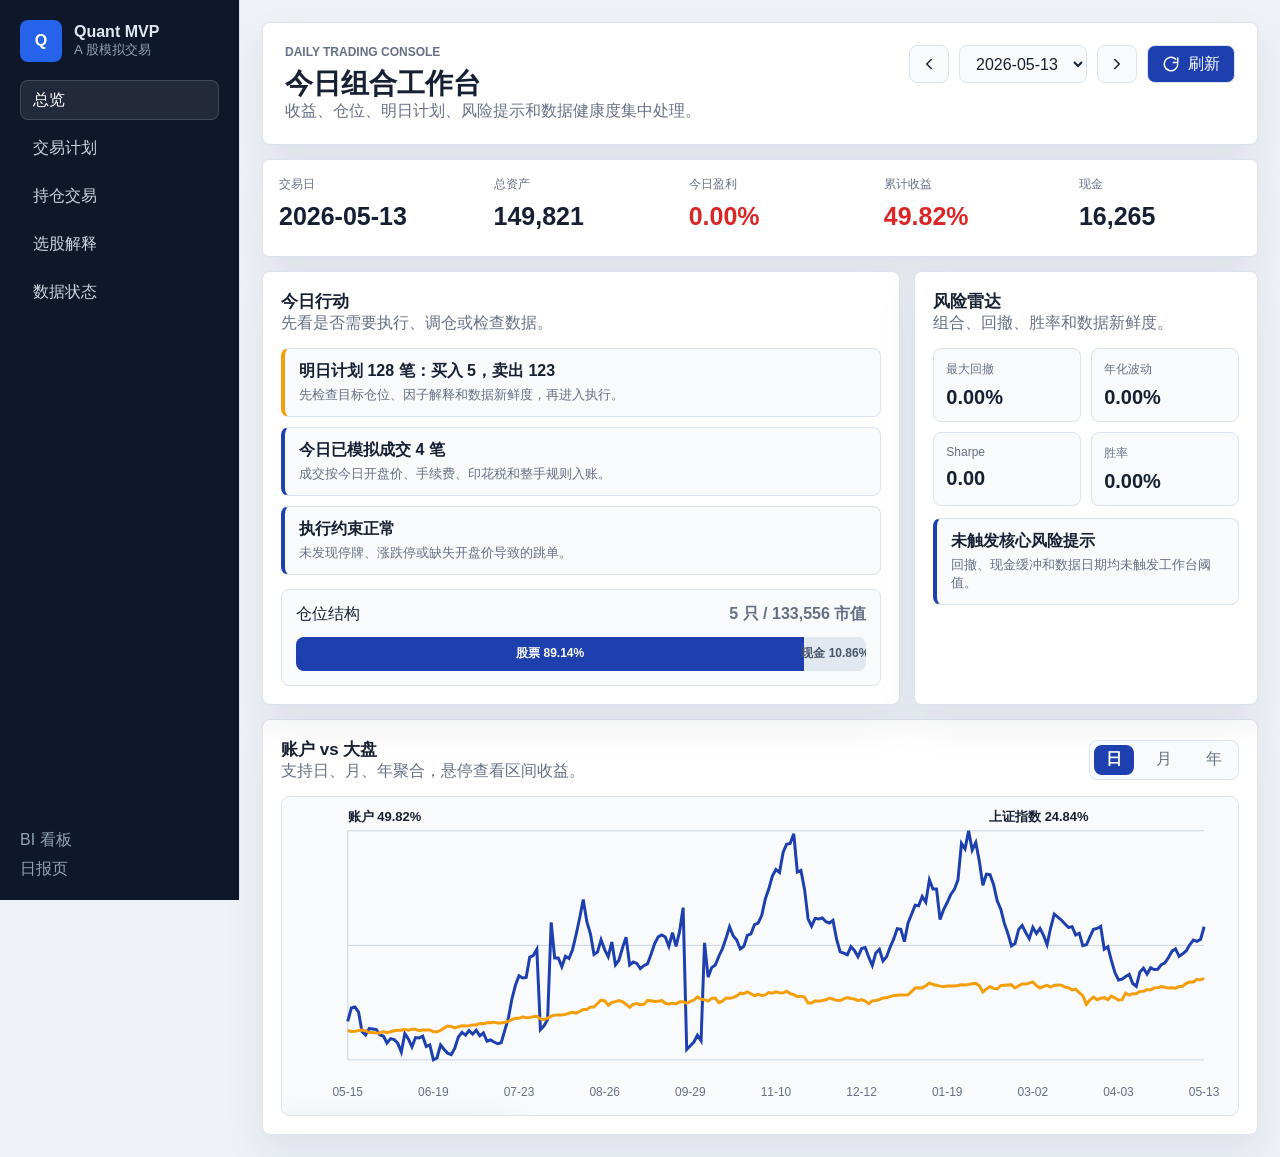
<file: quant_mvp/quant_app/index.html>
<!doctype html>
<html lang="zh-CN">
  <head>
    <meta charset="utf-8" />
    <meta name="viewport" content="width=device-width, initial-scale=1" />
    <title>Quant MVP 工作台</title>
    <script>
      if (window.location.protocol === "file:") {
        window.location.replace("http://127.0.0.1:8765/quant_mvp/quant_app/index.html");
      }
    </script>
    <link rel="stylesheet" href="./portal.css" />
  </head>
  <body>
    <main class="app-shell">
      <aside class="side-rail" aria-label="主导航">
        <a class="brand" href="./index.html" aria-label="Quant MVP 首页">
          <span class="brand-mark">Q</span>
          <span>
            <strong>Quant MVP</strong>
            <small>A 股模拟交易</small>
          </span>
        </a>
        <nav class="rail-nav">
          <button class="rail-link active" type="button" data-view="overview">总览</button>
          <button class="rail-link" type="button" data-view="plan">交易计划</button>
          <button class="rail-link" type="button" data-view="portfolio">持仓交易</button>
          <button class="rail-link" type="button" data-view="research">选股解释</button>
          <button class="rail-link" type="button" data-view="data">数据状态</button>
        </nav>
        <div class="rail-footer">
          <a href="./dashboard.html">BI 看板</a>
          <a href="./report.html">日报页</a>
        </div>
      </aside>

      <section class="workspace">
        <header class="topbar">
          <div>
            <p class="eyebrow">Daily Trading Console</p>
            <h1>今日组合工作台</h1>
            <p class="muted">收益、仓位、明日计划、风险提示和数据健康度集中处理。</p>
          </div>
          <div class="toolbar">
            <button id="prevDayButton" class="icon-button" type="button" aria-label="上一交易日">
              <svg viewBox="0 0 24 24" aria-hidden="true"><path d="m15 18-6-6 6-6" /></svg>
            </button>
            <select id="reportDateSelect" class="select" aria-label="选择报告日期"></select>
            <button id="nextDayButton" class="icon-button" type="button" aria-label="下一交易日">
              <svg viewBox="0 0 24 24" aria-hidden="true"><path d="m9 18 6-6-6-6" /></svg>
            </button>
            <button id="refreshButton" class="primary-button" type="button">
              <svg viewBox="0 0 24 24" aria-hidden="true"><path d="M21 12a9 9 0 1 1-2.64-6.36M21 4v6h-6" /></svg>
              刷新
            </button>
          </div>
        </header>

        <section class="status-strip" aria-label="关键状态">
          <article>
            <span>交易日</span>
            <strong id="tradeDate">--</strong>
          </article>
          <article>
            <span>总资产</span>
            <strong id="totalAssets">--</strong>
          </article>
          <article>
            <span id="todayReturnLabel">今日收益</span>
            <strong id="todayReturn">--</strong>
          </article>
          <article>
            <span>累计收益</span>
            <strong id="cumulativeReturn">--</strong>
          </article>
          <article>
            <span>现金</span>
            <strong id="cash">--</strong>
          </article>
        </section>

        <section class="view active" data-view-panel="overview">
          <div class="main-grid">
            <article class="panel decision-panel">
              <div class="panel-heading">
                <div>
                  <h2>今日行动</h2>
                  <p class="muted">先看是否需要执行、调仓或检查数据。</p>
                </div>
              </div>
              <div id="actionSummary" class="action-list"></div>
              <div class="allocation-card">
                <div class="section-title">
                  <span>仓位结构</span>
                  <strong id="positionSummary">--</strong>
                </div>
                <div class="allocation-bar">
                  <span id="stockBar" class="stock-bar"></span>
                  <span id="cashBar" class="cash-bar"></span>
                </div>
              </div>
            </article>

            <article class="panel">
              <div class="panel-heading">
                <div>
                  <h2>风险雷达</h2>
                  <p class="muted">组合、回撤、胜率和数据新鲜度。</p>
                </div>
              </div>
              <div class="risk-grid">
                <div><span>最大回撤</span><strong id="maxDrawdown">--</strong></div>
                <div><span>年化波动</span><strong id="volatility">--</strong></div>
                <div><span>Sharpe</span><strong id="sharpe">--</strong></div>
                <div><span>胜率</span><strong id="winRate">--</strong></div>
              </div>
              <div id="riskAlerts" class="alert-list"></div>
            </article>
          </div>

          <article class="panel wide">
            <div class="panel-heading">
              <div>
                <h2>账户 vs 大盘</h2>
                <p class="muted">支持日、月、年聚合，悬停查看区间收益。</p>
              </div>
              <div class="segmented" aria-label="走势粒度">
                <button class="segmented-button active" type="button" data-chart-mode="day">日</button>
                <button class="segmented-button" type="button" data-chart-mode="month">月</button>
                <button class="segmented-button" type="button" data-chart-mode="year">年</button>
              </div>
            </div>
            <div class="chart-wrap" id="chartWrap">
              <svg id="globalChart" viewBox="0 0 960 320" role="img" aria-label="账户与大盘收益曲线"></svg>
              <div id="chartTooltip" class="chart-tooltip" hidden></div>
            </div>
          </article>
        </section>

        <section class="view" data-view-panel="plan">
          <article class="panel wide">
            <div class="panel-heading">
              <div>
                <h2>明日交易计划</h2>
                <p class="muted">按买卖方向筛选，点击行查看因子细节。</p>
              </div>
              <div class="table-tools">
                <select id="planActionFilter" class="select" aria-label="筛选计划方向">
                  <option value="all">全部方向</option>
                  <option value="buy">只看买入</option>
                  <option value="sell">只看卖出</option>
                </select>
              </div>
            </div>
            <div class="table-wrap">
              <table>
                <thead>
                  <tr>
                    <th>股票</th>
                    <th>动作</th>
                    <th>目标仓位</th>
                    <th>分数</th>
                    <th>原因</th>
                    <th>详情</th>
                  </tr>
                </thead>
                <tbody id="planRows"></tbody>
              </table>
            </div>
            <aside id="factorDrawer" class="factor-drawer" hidden></aside>
          </article>
        </section>

        <section class="view" data-view-panel="portfolio">
          <article class="panel wide">
            <div class="panel-heading">
              <div>
                <h2>持仓</h2>
                <p class="muted">支持搜索股票代码、行业或名称。</p>
              </div>
              <input id="holdingSearch" class="input" type="search" placeholder="搜索持仓" />
            </div>
            <div class="table-wrap">
              <table>
                <thead>
                  <tr>
                    <th>股票</th>
                    <th>数量</th>
                    <th>成本</th>
                    <th>现价</th>
                    <th>日涨跌</th>
                    <th>持仓盈亏</th>
                    <th>市值</th>
                    <th>权重</th>
                  </tr>
                </thead>
                <tbody id="holdingRows"></tbody>
              </table>
            </div>
          </article>

          <article class="panel wide">
            <div class="panel-heading">
              <div>
                <h2>今日成交</h2>
                <p class="muted">展示开盘模拟成交与跳过原因。</p>
              </div>
              <select id="tradeActionFilter" class="select" aria-label="筛选成交方向">
                <option value="all">全部成交</option>
                <option value="buy">买入</option>
                <option value="sell">卖出</option>
              </select>
            </div>
            <div class="table-wrap">
              <table>
                <thead>
                  <tr>
                    <th>股票</th>
                    <th>动作</th>
                    <th>数量</th>
                    <th>价格</th>
                    <th>金额</th>
                    <th>原因</th>
                  </tr>
                </thead>
                <tbody id="tradeRows"></tbody>
              </table>
            </div>
          </article>
        </section>

        <section class="view" data-view-panel="research">
          <article class="panel wide">
            <div class="panel-heading">
              <div>
                <h2 id="poolTitle">AI 动量选股池</h2>
                <p class="muted">从动量、趋势、流动性和低波动维度解释候选股票。</p>
              </div>
            </div>
            <div id="stockPool" class="pool-grid"></div>
          </article>

          <article class="panel wide">
            <div class="panel-heading">
              <h2>策略洞察</h2>
            </div>
            <div id="insights" class="insight-box"></div>
          </article>
        </section>

        <section class="view" data-view-panel="data">
          <article class="panel wide">
            <div class="panel-heading">
              <div>
                <h2>数据健康度</h2>
                <p class="muted">行情源、覆盖范围、行数和缓存状态。</p>
              </div>
            </div>
            <div class="data-status">
              <span id="dataSource">--</span>
              <span id="dataRange">--</span>
              <span id="dataRows">--</span>
              <span id="dataNote">--</span>
            </div>
          </article>
        </section>
      </section>
    </main>
    <script src="./app.js?v=20260518-workbench"></script>
  </body>
</html>
</file>
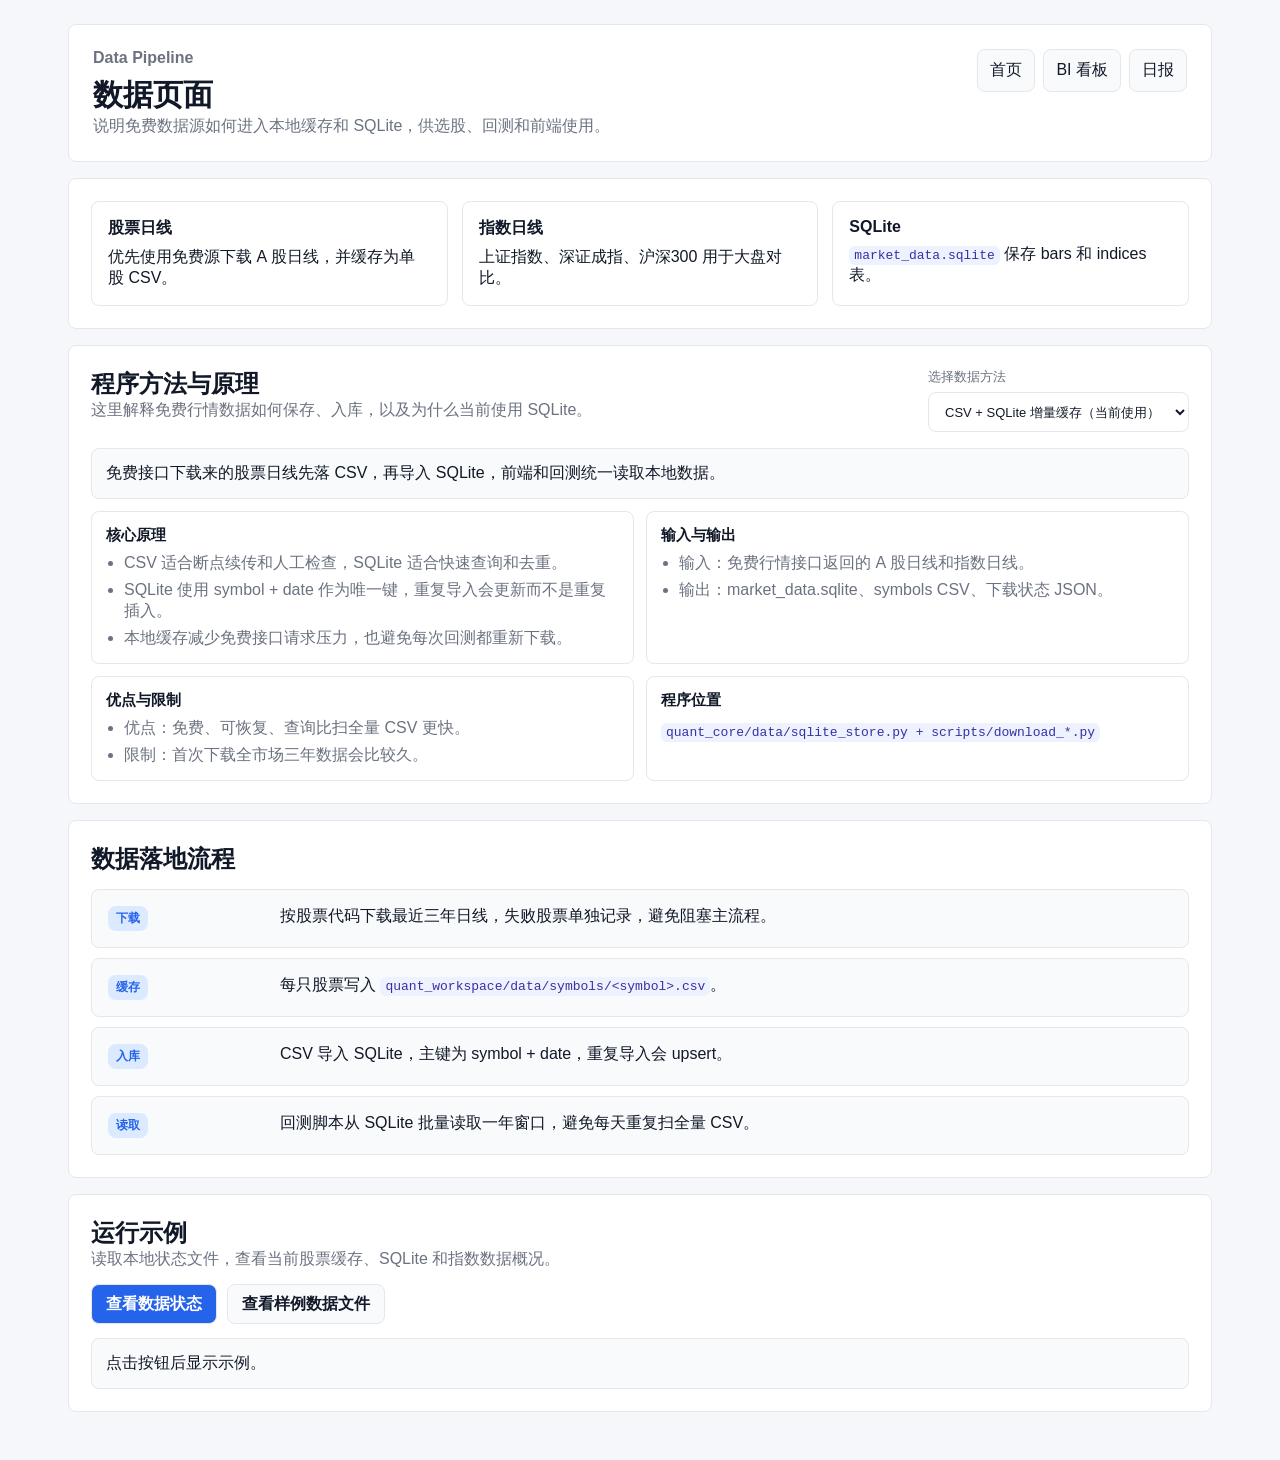
<file: quant_mvp/quant_app/data-pipeline.html>
<!doctype html>
<html lang="zh-CN">
  <head>
    <meta charset="utf-8" />
    <meta name="viewport" content="width=device-width, initial-scale=1" />
    <title>数据流程</title>
    <link rel="stylesheet" href="./module.css" />
  </head>
  <body>
    <main class="module-shell">
      <header class="module-header">
        <div>
          <p class="eyebrow">Data Pipeline</p>
          <h1>数据页面</h1>
          <p class="muted">说明免费数据源如何进入本地缓存和 SQLite，供选股、回测和前端使用。</p>
        </div>
        <nav class="nav">
          <a href="./index.html">首页</a>
          <a href="./dashboard.html">BI 看板</a>
          <a href="./report.html">日报</a>
        </nav>
      </header>
      <section class="panel grid">
        <article class="info-card"><strong>股票日线</strong><span>优先使用免费源下载 A 股日线，并缓存为单股 CSV。</span></article>
        <article class="info-card"><strong>指数日线</strong><span>上证指数、深证成指、沪深300 用于大盘对比。</span></article>
        <article class="info-card"><strong>SQLite</strong><span><code>market_data.sqlite</code> 保存 bars 和 indices 表。</span></article>
      </section>
      <section class="panel method-panel" data-method-page="data">
        <div class="panel-heading">
          <div>
            <h2>程序方法与原理</h2>
            <p class="muted">这里解释免费行情数据如何保存、入库，以及为什么当前使用 SQLite。</p>
          </div>
          <label class="method-control">
            <span>选择数据方法</span>
            <select class="method-select" aria-label="选择数据方法"></select>
          </label>
        </div>
        <div class="method-content" aria-live="polite"></div>
      </section>
      <section class="panel">
        <h2>数据落地流程</h2>
        <div class="pipeline">
          <div class="step"><span class="tag">下载</span><span>按股票代码下载最近三年日线，失败股票单独记录，避免阻塞主流程。</span></div>
          <div class="step"><span class="tag">缓存</span><span>每只股票写入 <code>quant_workspace/data/symbols/&lt;symbol&gt;.csv</code>。</span></div>
          <div class="step"><span class="tag">入库</span><span>CSV 导入 SQLite，主键为 symbol + date，重复导入会 upsert。</span></div>
          <div class="step"><span class="tag">读取</span><span>回测脚本从 SQLite 批量读取一年窗口，避免每天重复扫全量 CSV。</span></div>
        </div>
      </section>
      <section class="panel">
        <h2>运行示例</h2>
        <p class="muted">读取本地状态文件，查看当前股票缓存、SQLite 和指数数据概况。</p>
        <div class="action-row">
          <button class="action-button" type="button" data-demo="data-status">查看数据状态</button>
          <button class="action-button secondary" type="button" data-demo="data-sample">查看样例数据文件</button>
        </div>
        <div id="demoOutput" class="demo-output">点击按钮后显示示例。</div>
      </section>
    </main>
    <script src="./module-methods.js?v=20260515-methods"></script>
    <script src="./module-actions.js?v=20260515-functions"></script>
  </body>
</html>
</file>
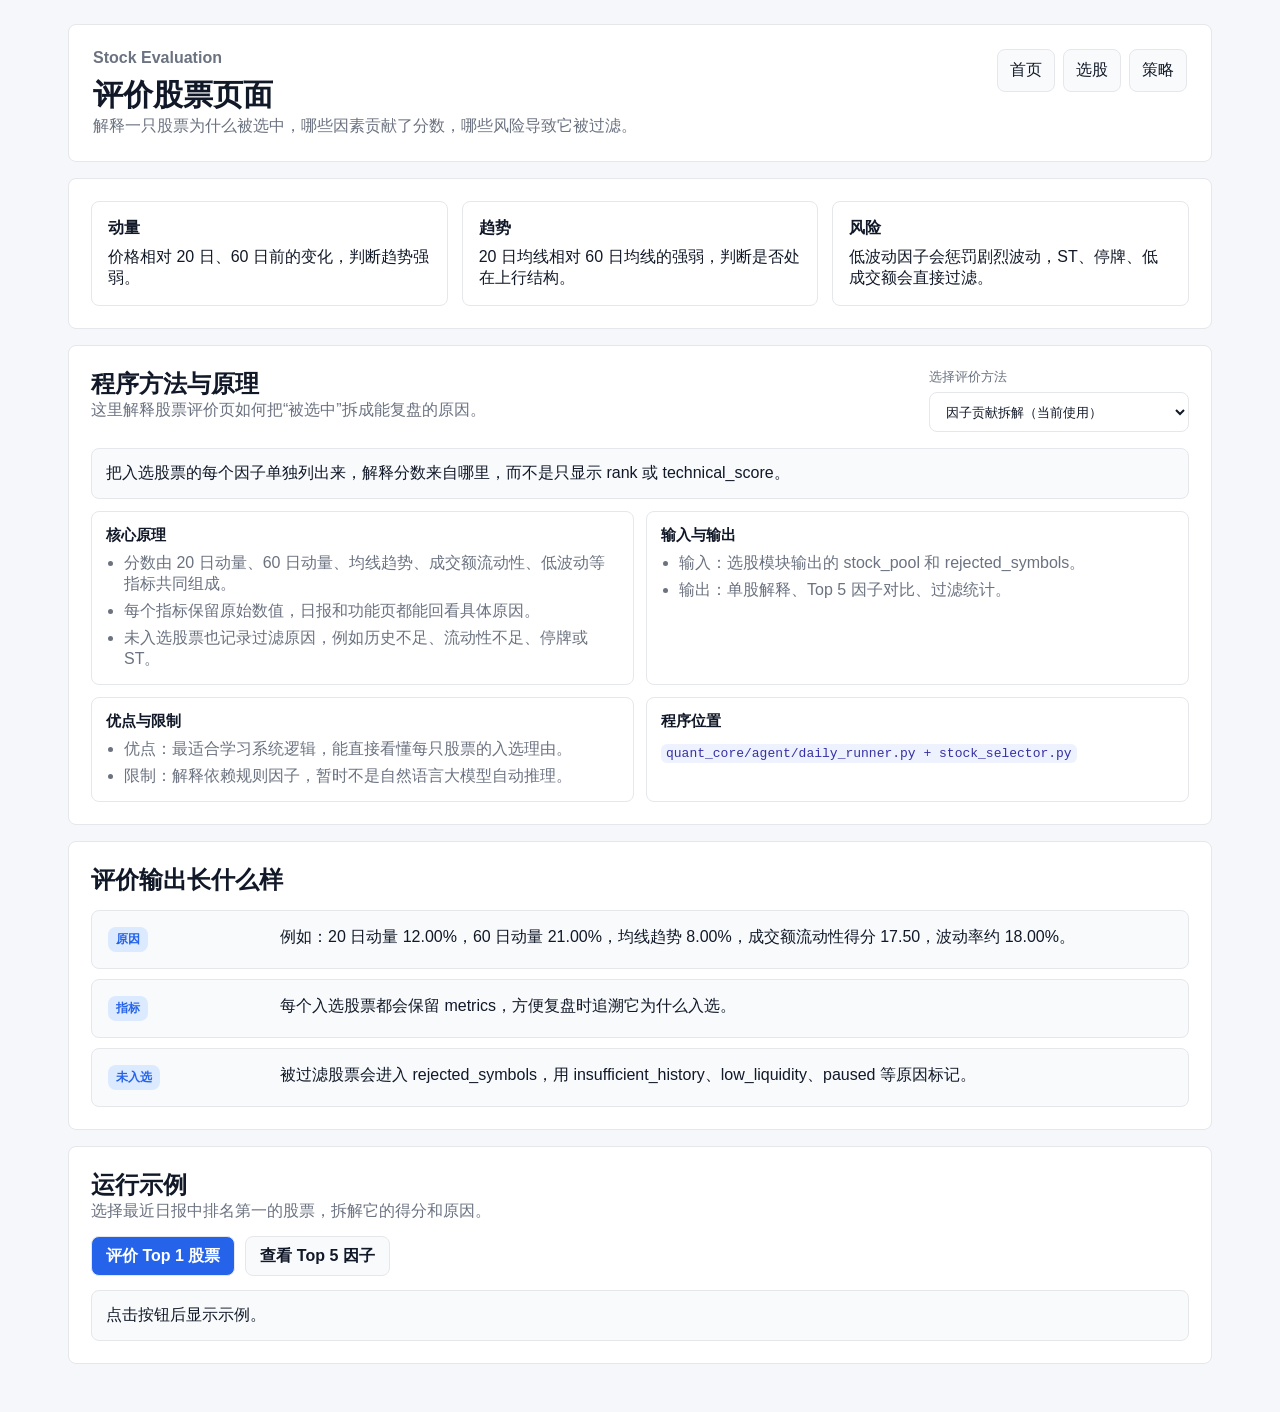
<file: quant_mvp/quant_app/evaluation.html>
<!doctype html>
<html lang="zh-CN">
  <head>
    <meta charset="utf-8" />
    <meta name="viewport" content="width=device-width, initial-scale=1" />
    <title>股票评价</title>
    <link rel="stylesheet" href="./module.css" />
  </head>
  <body>
    <main class="module-shell">
      <header class="module-header">
        <div>
          <p class="eyebrow">Stock Evaluation</p>
          <h1>评价股票页面</h1>
          <p class="muted">解释一只股票为什么被选中，哪些因素贡献了分数，哪些风险导致它被过滤。</p>
        </div>
        <nav class="nav">
          <a href="./index.html">首页</a>
          <a href="./selection.html">选股</a>
          <a href="./strategy.html">策略</a>
        </nav>
      </header>
      <section class="panel grid">
        <article class="info-card"><strong>动量</strong><span>价格相对 20 日、60 日前的变化，判断趋势强弱。</span></article>
        <article class="info-card"><strong>趋势</strong><span>20 日均线相对 60 日均线的强弱，判断是否处在上行结构。</span></article>
        <article class="info-card"><strong>风险</strong><span>低波动因子会惩罚剧烈波动，ST、停牌、低成交额会直接过滤。</span></article>
      </section>
      <section class="panel method-panel" data-method-page="evaluation">
        <div class="panel-heading">
          <div>
            <h2>程序方法与原理</h2>
            <p class="muted">这里解释股票评价页如何把“被选中”拆成能复盘的原因。</p>
          </div>
          <label class="method-control">
            <span>选择评价方法</span>
            <select class="method-select" aria-label="选择评价方法"></select>
          </label>
        </div>
        <div class="method-content" aria-live="polite"></div>
      </section>
      <section class="panel">
        <h2>评价输出长什么样</h2>
        <div class="pipeline">
          <div class="step"><span class="tag">原因</span><span>例如：20 日动量 12.00%，60 日动量 21.00%，均线趋势 8.00%，成交额流动性得分 17.50，波动率约 18.00%。</span></div>
          <div class="step"><span class="tag">指标</span><span>每个入选股票都会保留 metrics，方便复盘时追溯它为什么入选。</span></div>
          <div class="step"><span class="tag">未入选</span><span>被过滤股票会进入 rejected_symbols，用 insufficient_history、low_liquidity、paused 等原因标记。</span></div>
        </div>
      </section>
      <section class="panel">
        <h2>运行示例</h2>
        <p class="muted">选择最近日报中排名第一的股票，拆解它的得分和原因。</p>
        <div class="action-row">
          <button class="action-button" type="button" data-demo="evaluation-top">评价 Top 1 股票</button>
          <button class="action-button secondary" type="button" data-demo="evaluation-all">查看 Top 5 因子</button>
        </div>
        <div id="demoOutput" class="demo-output">点击按钮后显示示例。</div>
      </section>
    </main>
    <script src="./module-methods.js?v=20260515-methods"></script>
    <script src="./module-actions.js?v=20260515-functions"></script>
  </body>
</html>
</file>
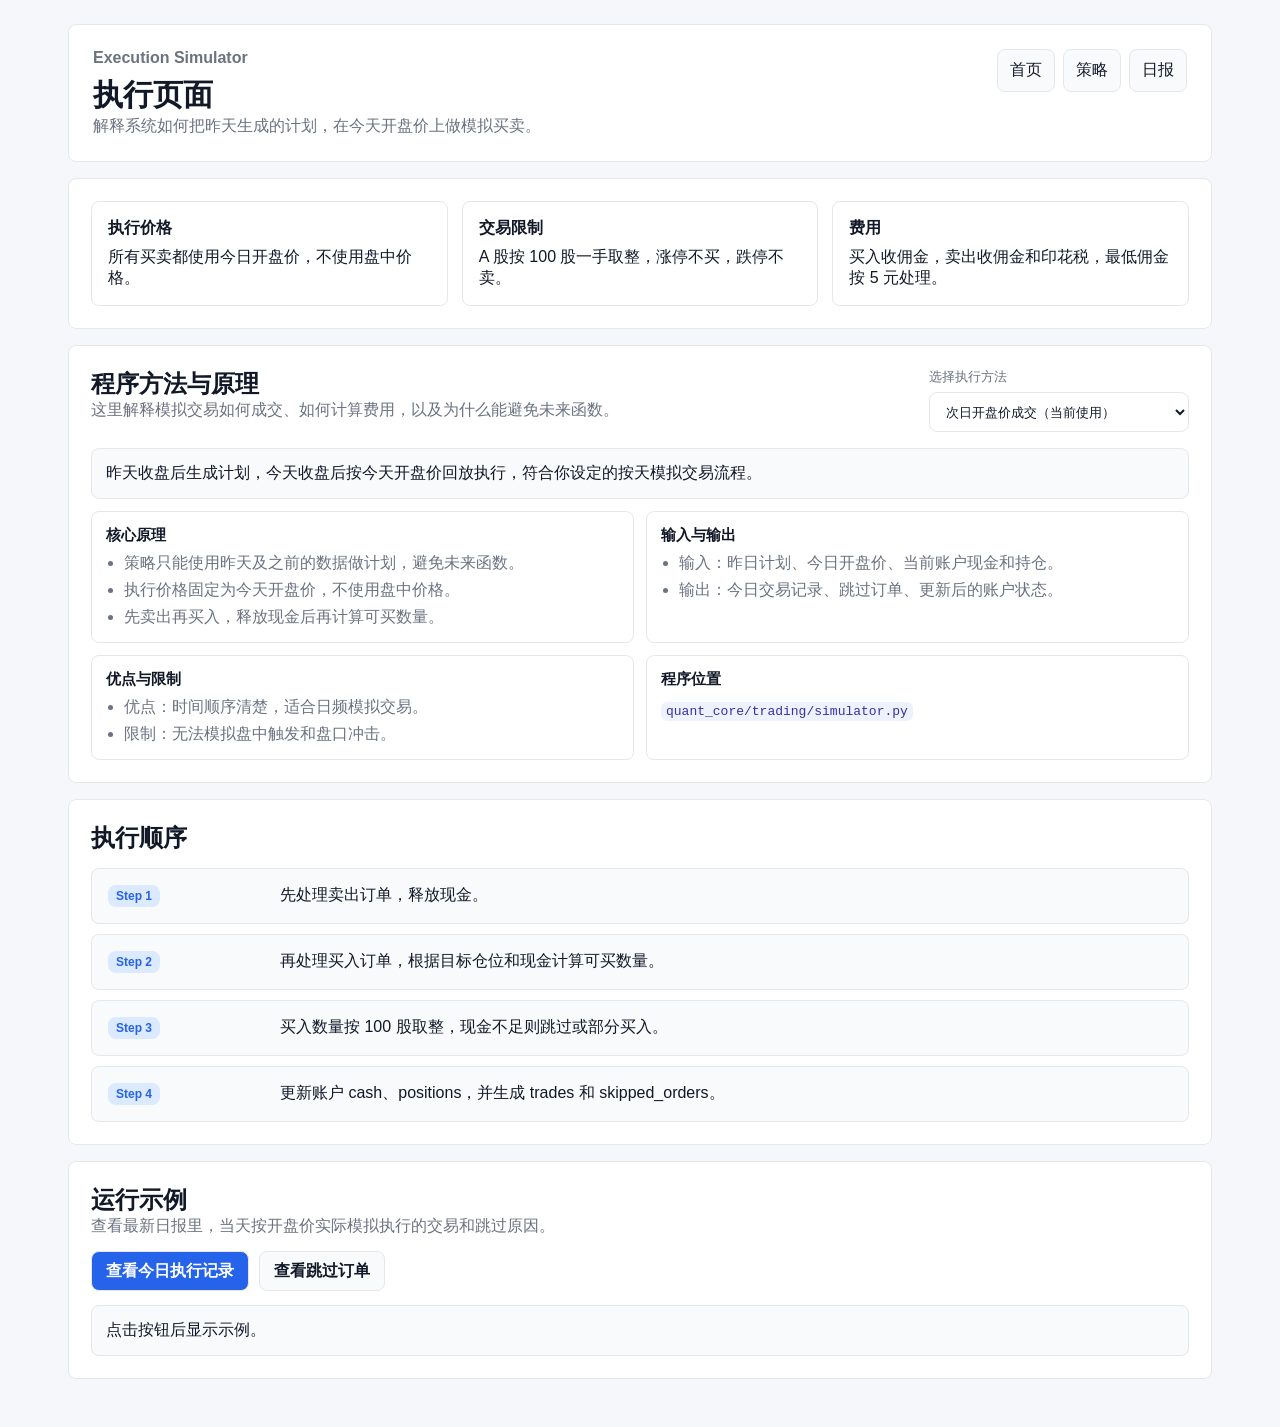
<file: quant_mvp/quant_app/execution.html>
<!doctype html>
<html lang="zh-CN">
  <head>
    <meta charset="utf-8" />
    <meta name="viewport" content="width=device-width, initial-scale=1" />
    <title>模拟执行</title>
    <link rel="stylesheet" href="./module.css" />
  </head>
  <body>
    <main class="module-shell">
      <header class="module-header">
        <div>
          <p class="eyebrow">Execution Simulator</p>
          <h1>执行页面</h1>
          <p class="muted">解释系统如何把昨天生成的计划，在今天开盘价上做模拟买卖。</p>
        </div>
        <nav class="nav">
          <a href="./index.html">首页</a>
          <a href="./strategy.html">策略</a>
          <a href="./report.html">日报</a>
        </nav>
      </header>
      <section class="panel grid">
        <article class="info-card"><strong>执行价格</strong><span>所有买卖都使用今日开盘价，不使用盘中价格。</span></article>
        <article class="info-card"><strong>交易限制</strong><span>A 股按 100 股一手取整，涨停不买，跌停不卖。</span></article>
        <article class="info-card"><strong>费用</strong><span>买入收佣金，卖出收佣金和印花税，最低佣金按 5 元处理。</span></article>
      </section>
      <section class="panel method-panel" data-method-page="execution">
        <div class="panel-heading">
          <div>
            <h2>程序方法与原理</h2>
            <p class="muted">这里解释模拟交易如何成交、如何计算费用，以及为什么能避免未来函数。</p>
          </div>
          <label class="method-control">
            <span>选择执行方法</span>
            <select class="method-select" aria-label="选择执行方法"></select>
          </label>
        </div>
        <div class="method-content" aria-live="polite"></div>
      </section>
      <section class="panel">
        <h2>执行顺序</h2>
        <div class="pipeline">
          <div class="step"><span class="tag">Step 1</span><span>先处理卖出订单，释放现金。</span></div>
          <div class="step"><span class="tag">Step 2</span><span>再处理买入订单，根据目标仓位和现金计算可买数量。</span></div>
          <div class="step"><span class="tag">Step 3</span><span>买入数量按 100 股取整，现金不足则跳过或部分买入。</span></div>
          <div class="step"><span class="tag">Step 4</span><span>更新账户 cash、positions，并生成 trades 和 skipped_orders。</span></div>
        </div>
      </section>
      <section class="panel">
        <h2>运行示例</h2>
        <p class="muted">查看最新日报里，当天按开盘价实际模拟执行的交易和跳过原因。</p>
        <div class="action-row">
          <button class="action-button" type="button" data-demo="execution-trades">查看今日执行记录</button>
          <button class="action-button secondary" type="button" data-demo="execution-skipped">查看跳过订单</button>
        </div>
        <div id="demoOutput" class="demo-output">点击按钮后显示示例。</div>
      </section>
    </main>
    <script src="./module-methods.js?v=20260515-methods"></script>
    <script src="./module-actions.js?v=20260515-functions"></script>
  </body>
</html>
</file>
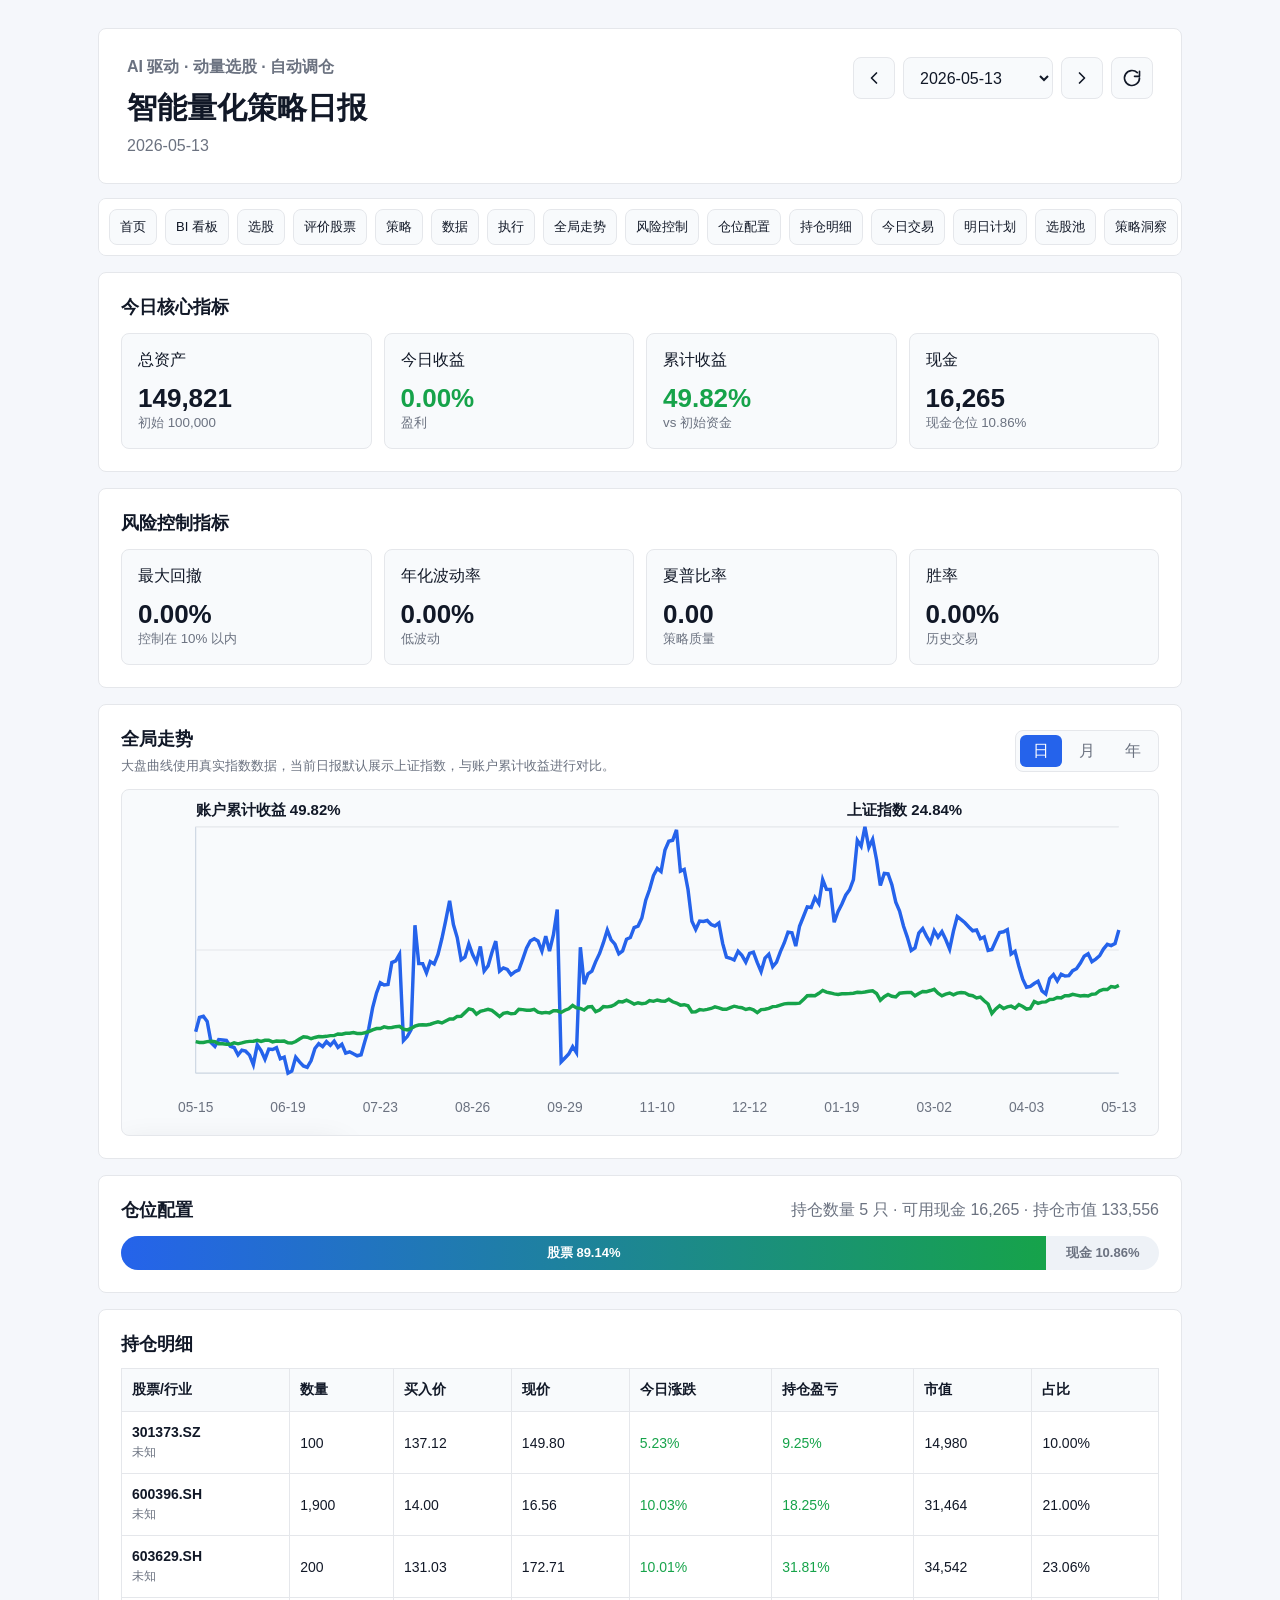
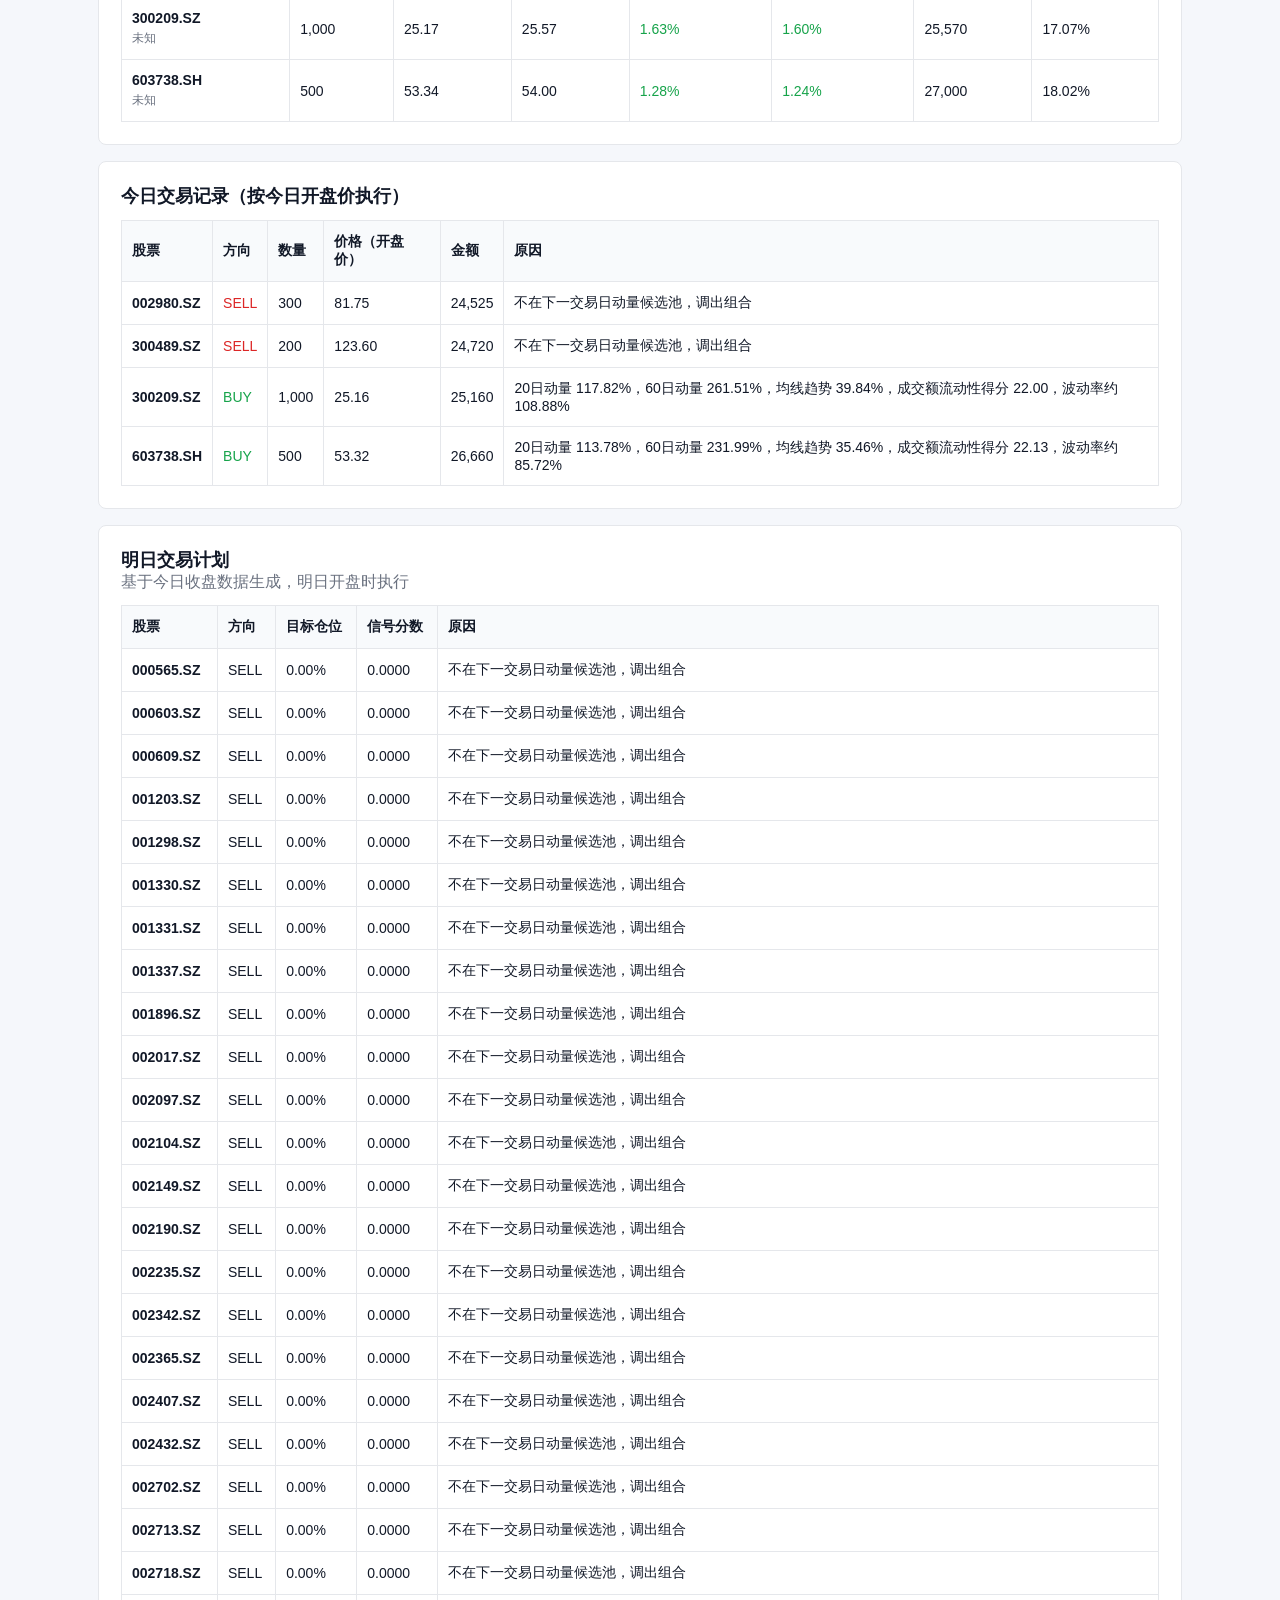
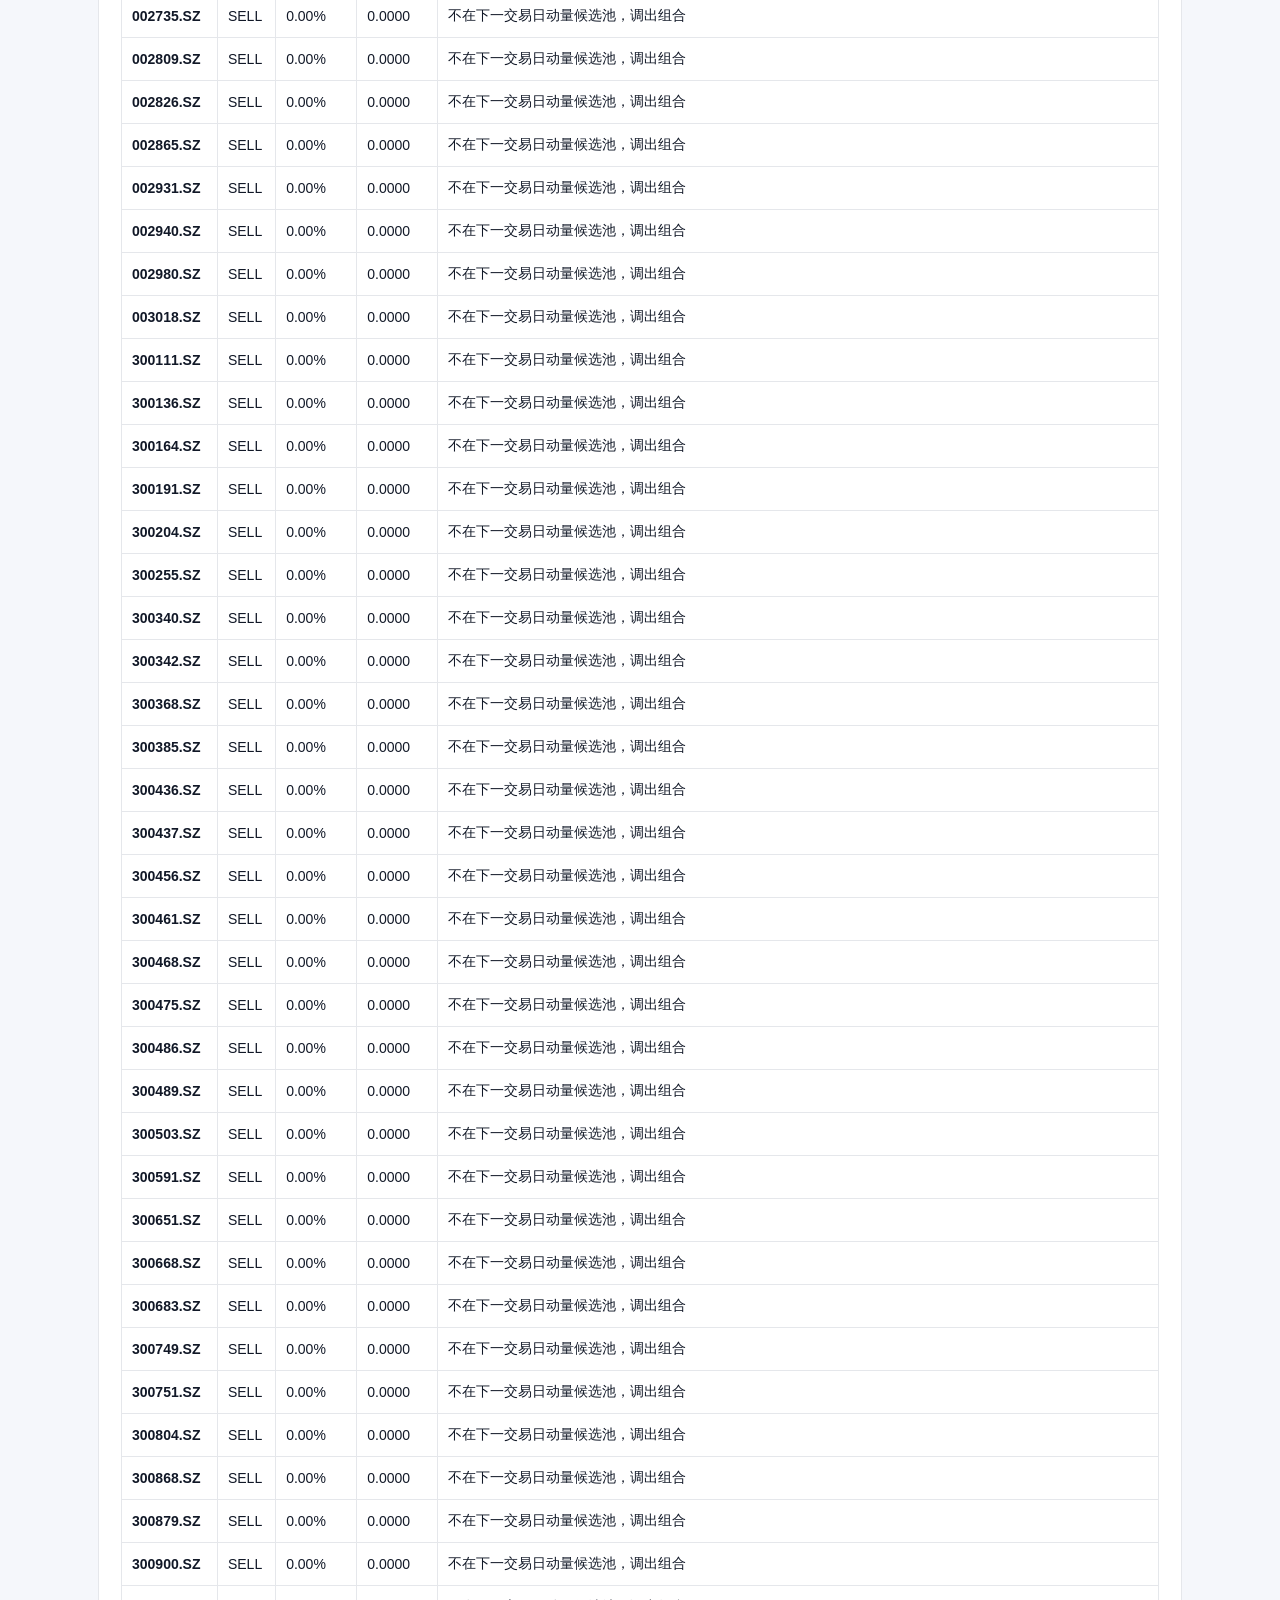
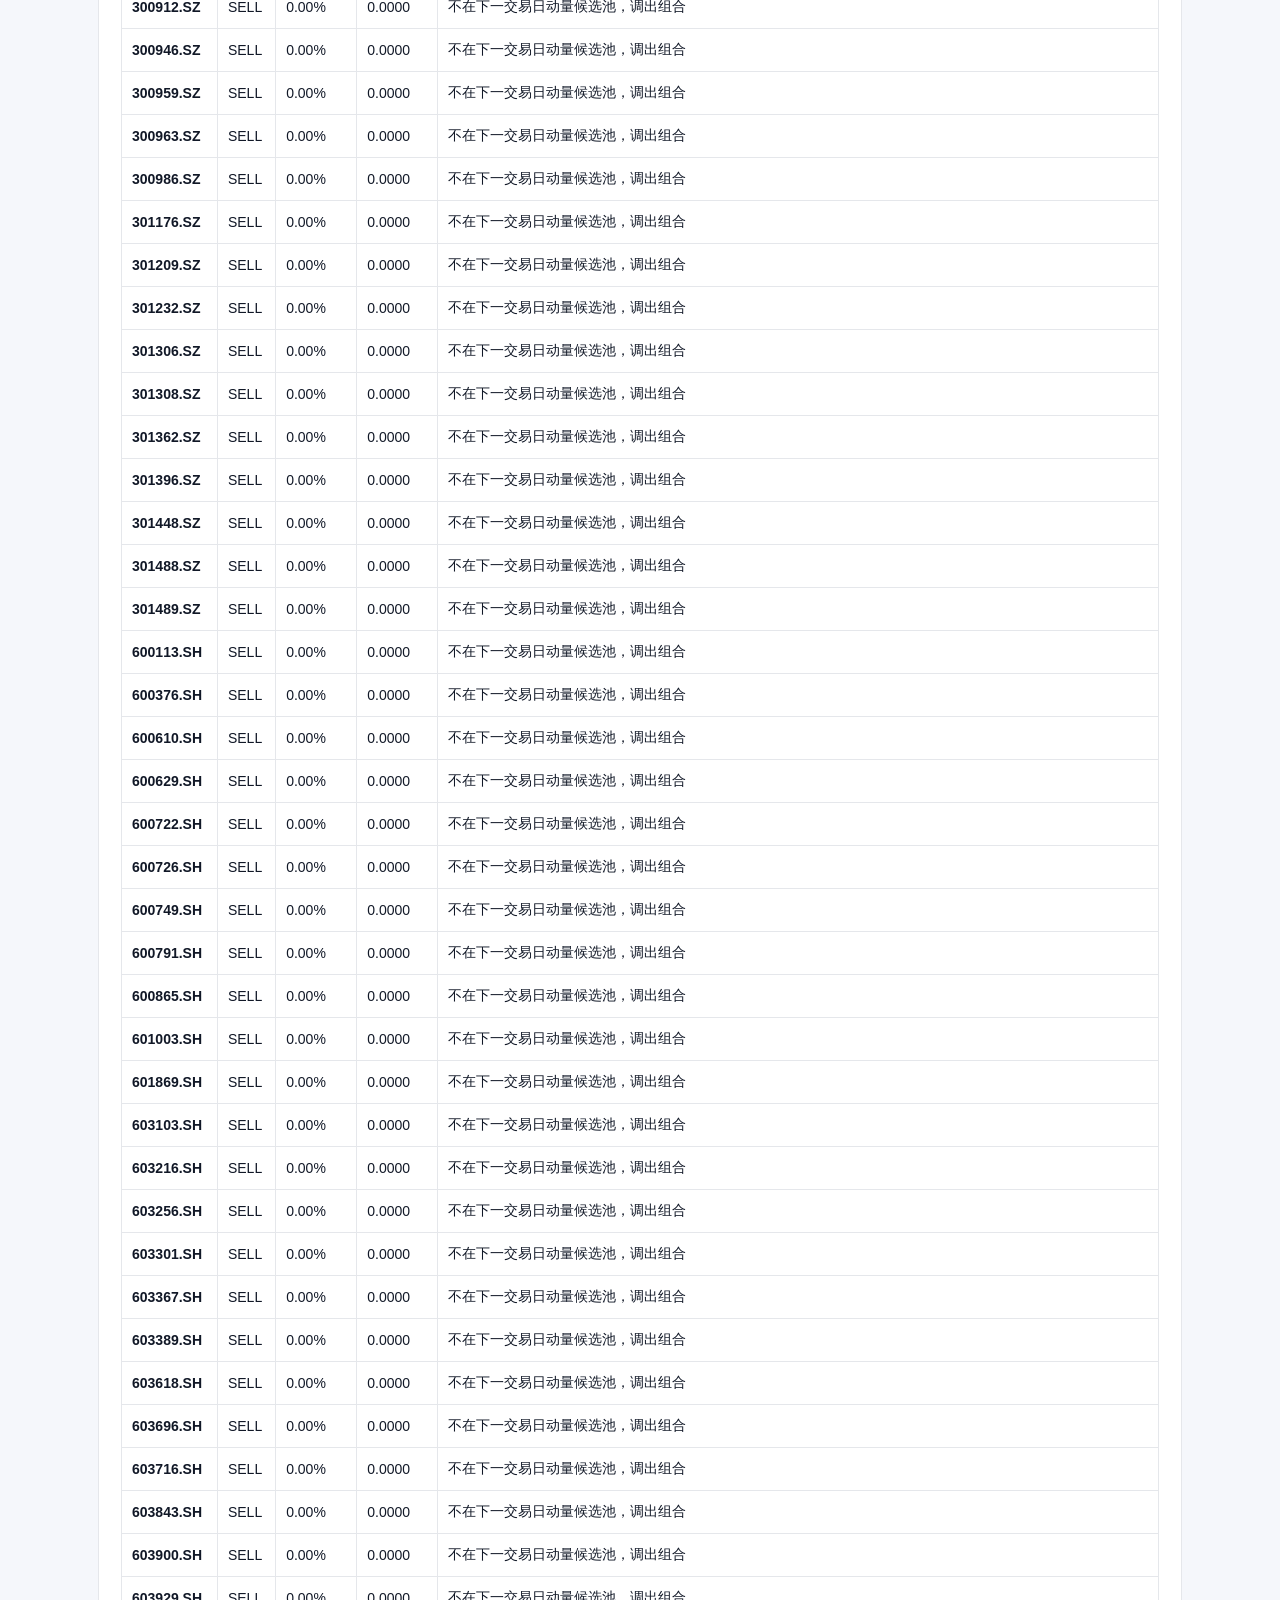
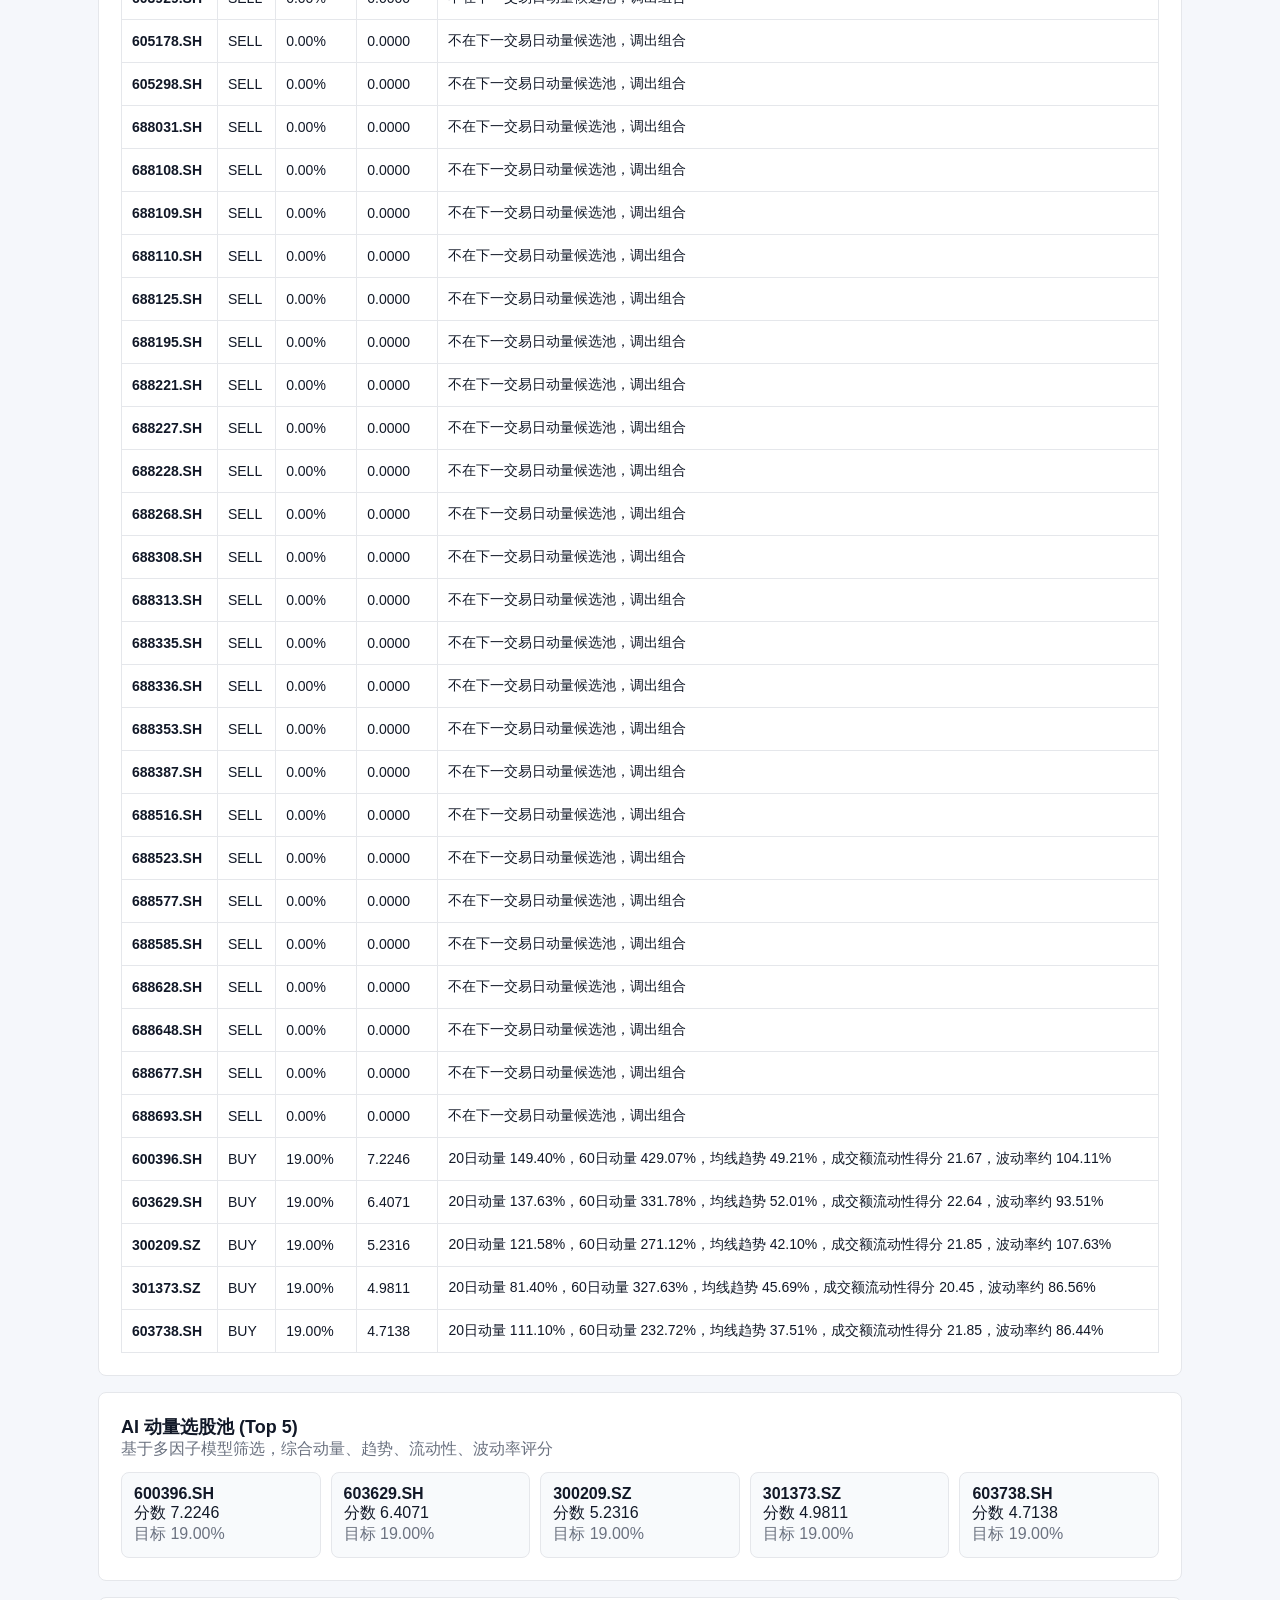
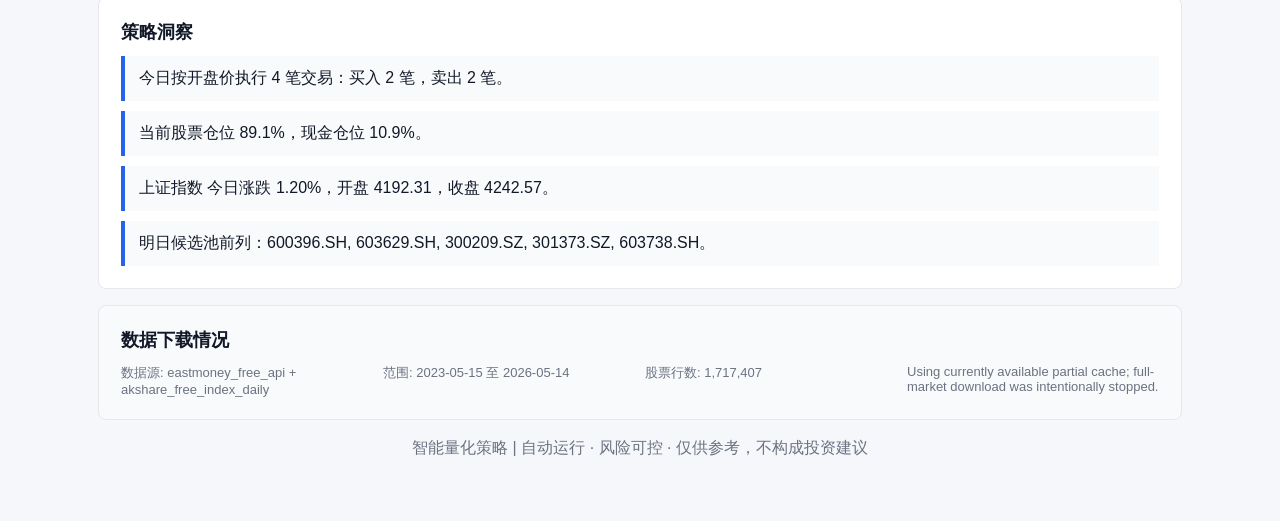
<file: quant_mvp/quant_app/report.html>
﻿<!doctype html>
<html lang="zh-CN">
  <head>
    <meta charset="utf-8" />
    <meta name="viewport" content="width=device-width, initial-scale=1" />
    <title>智能量化策略日报</title>
    <script>
      if (window.location.protocol === "file:") {
        window.location.replace("http://127.0.0.1:8765/quant_mvp/quant_app/report.html");
      }
    </script>
    <link rel="stylesheet" href="./styles.css" />
  </head>
  <body>
    <main class="report-shell">
      <header class="report-header">
        <div>
          <p class="eyebrow">AI 驱动 · 动量选股 · 自动调仓</p>
          <h1>智能量化策略日报</h1>
          <p id="tradeDate" class="report-date">--</p>
        </div>
        <div class="header-tools">
          <button id="prevDayButton" class="icon-button" type="button" title="上一日" aria-label="上一日">
            <svg viewBox="0 0 24 24" aria-hidden="true"><path d="m15 18-6-6 6-6" /></svg>
          </button>
          <select id="reportDateSelect" class="date-select" aria-label="选择日报日期"></select>
          <button id="nextDayButton" class="icon-button" type="button" title="下一日" aria-label="下一日">
            <svg viewBox="0 0 24 24" aria-hidden="true"><path d="m9 18 6-6-6-6" /></svg>
          </button>
          <button id="refreshButton" class="icon-button" type="button" title="刷新日报" aria-label="刷新日报">
            <svg viewBox="0 0 24 24" aria-hidden="true">
              <path d="M21 12a9 9 0 1 1-2.64-6.36M21 4v6h-6" />
            </svg>
          </button>
        </div>
      </header>
      <nav class="section-nav" aria-label="日报模块导航">
        <a href="./index.html">首页</a>
        <a href="./dashboard.html">BI 看板</a>
        <a href="./selection.html">选股</a>
        <a href="./evaluation.html">评价股票</a>
        <a href="./strategy.html">策略</a>
        <a href="./data-pipeline.html">数据</a>
        <a href="./execution.html">执行</a>
        <a href="#globalSection">全局走势</a>
        <a href="#riskSection">风险控制</a>
        <a href="#allocationSection">仓位配置</a>
        <a href="#holdingsSection">持仓明细</a>
        <a href="#tradesSection">今日交易</a>
        <a href="#planSection">明日计划</a>
        <a href="#poolSection">选股池</a>
        <a href="#insightSection">策略洞察</a>
        <a href="#dataSection">数据情况</a>
      </nav>
      <section class="section">
        <h2>今日核心指标</h2>
        <div class="metric-grid">
          <article class="metric-card">
            <span>总资产</span>
            <strong id="totalAssets">--</strong>
            <small>初始 100,000</small>
          </article>
          <article class="metric-card">
            <span>今日收益</span>
            <strong id="todayReturn">--</strong>
            <small id="todayReturnLabel">--</small>
          </article>
          <article class="metric-card">
            <span>累计收益</span>
            <strong id="cumulativeReturn">--</strong>
            <small>vs 初始资金</small>
          </article>
          <article class="metric-card">
            <span>现金</span>
            <strong id="cash">--</strong>
            <small id="cashWeight">--</small>
          </article>
        </div>
      </section>

      <section id="riskSection" class="section">
        <h2>风险控制指标</h2>
        <div class="metric-grid">
          <article class="metric-card compact">
            <span>最大回撤</span>
            <strong id="maxDrawdown">--</strong>
            <small>控制在 10% 以内</small>
          </article>
          <article class="metric-card compact">
            <span>年化波动率</span>
            <strong id="volatility">--</strong>
            <small>低波动</small>
          </article>
          <article class="metric-card compact">
            <span>夏普比率</span>
            <strong id="sharpe">--</strong>
            <small>策略质量</small>
          </article>
          <article class="metric-card compact">
            <span>胜率</span>
            <strong id="winRate">--</strong>
            <small>历史交易</small>
          </article>
        </div>
      </section>

      <section id="globalSection" class="section">
        <div class="section-heading">
          <div>
            <h2>全局走势</h2>
            <p class="muted chart-help">大盘曲线使用真实指数数据，当前日报默认展示上证指数，与账户累计收益进行对比。</p>
          </div>
          <div class="segmented" aria-label="走势粒度">
            <button class="segmented-button active" type="button" data-chart-mode="day">日</button>
            <button class="segmented-button" type="button" data-chart-mode="month">月</button>
            <button class="segmented-button" type="button" data-chart-mode="year">年</button>
          </div>
        </div>
        <div class="chart-wrap" id="chartWrap">
          <svg id="globalChart" viewBox="0 0 900 300" role="img" aria-label="全局走势折线图"></svg>
          <div id="chartTooltip" class="chart-tooltip" hidden></div>
        </div>
      </section>

      <section id="allocationSection" class="section">
        <div class="section-heading">
          <h2>仓位配置</h2>
          <span id="positionSummary" class="muted">--</span>
        </div>
        <div class="allocation-bar" aria-label="仓位配置">
          <div id="stockBar" class="stock-bar">股票 --</div>
          <div id="cashBar" class="cash-bar">现金 --</div>
        </div>
      </section>

      <section id="holdingsSection" class="section">
        <h2>持仓明细</h2>
        <div class="table-wrap">
          <table>
            <thead>
              <tr>
                <th>股票/行业</th>
                <th>数量</th>
                <th>买入价</th>
                <th>现价</th>
                <th>今日涨跌</th>
                <th>持仓盈亏</th>
                <th>市值</th>
                <th>占比</th>
              </tr>
            </thead>
            <tbody id="holdingRows"></tbody>
          </table>
        </div>
      </section>

      <section id="tradesSection" class="section">
        <h2>今日交易记录（按今日开盘价执行）</h2>
        <div class="table-wrap">
          <table>
            <thead>
              <tr>
                <th>股票</th>
                <th>方向</th>
                <th>数量</th>
                <th>价格（开盘价）</th>
                <th>金额</th>
                <th>原因</th>
              </tr>
            </thead>
            <tbody id="tradeRows"></tbody>
          </table>
        </div>
      </section>

      <section id="planSection" class="section">
        <h2>明日交易计划</h2>
        <p class="muted">基于今日收盘数据生成，明日开盘时执行</p>
        <div class="table-wrap">
          <table>
            <thead>
              <tr>
                <th>股票</th>
                <th>方向</th>
                <th>目标仓位</th>
                <th>信号分数</th>
                <th>原因</th>
              </tr>
            </thead>
            <tbody id="planRows"></tbody>
          </table>
        </div>
      </section>

      <section id="poolSection" class="section">
        <h2 id="poolTitle">AI 动量选股池</h2>
        <p class="muted">基于多因子模型筛选，综合动量、趋势、流动性、波动率评分</p>
        <div id="stockPool" class="pool-grid"></div>
      </section>

      <section id="insightSection" class="section">
        <h2>策略洞察</h2>
        <div id="insights" class="insight-box"></div>
      </section>

      <section id="dataSection" class="section subtle">
        <h2>数据下载情况</h2>
        <div class="data-status">
          <span id="dataSource">--</span>
          <span id="dataRange">--</span>
          <span id="dataRows">--</span>
          <span id="dataNote">--</span>
        </div>
      </section>

      <footer class="footer">
        智能量化策略 | 自动运行 · 风险可控 · 仅供参考，不构成投资建议
      </footer>
    </main>
    <script src="./report.js?v=20260519-report-sections"></script>
  </body>
</html>
</file>
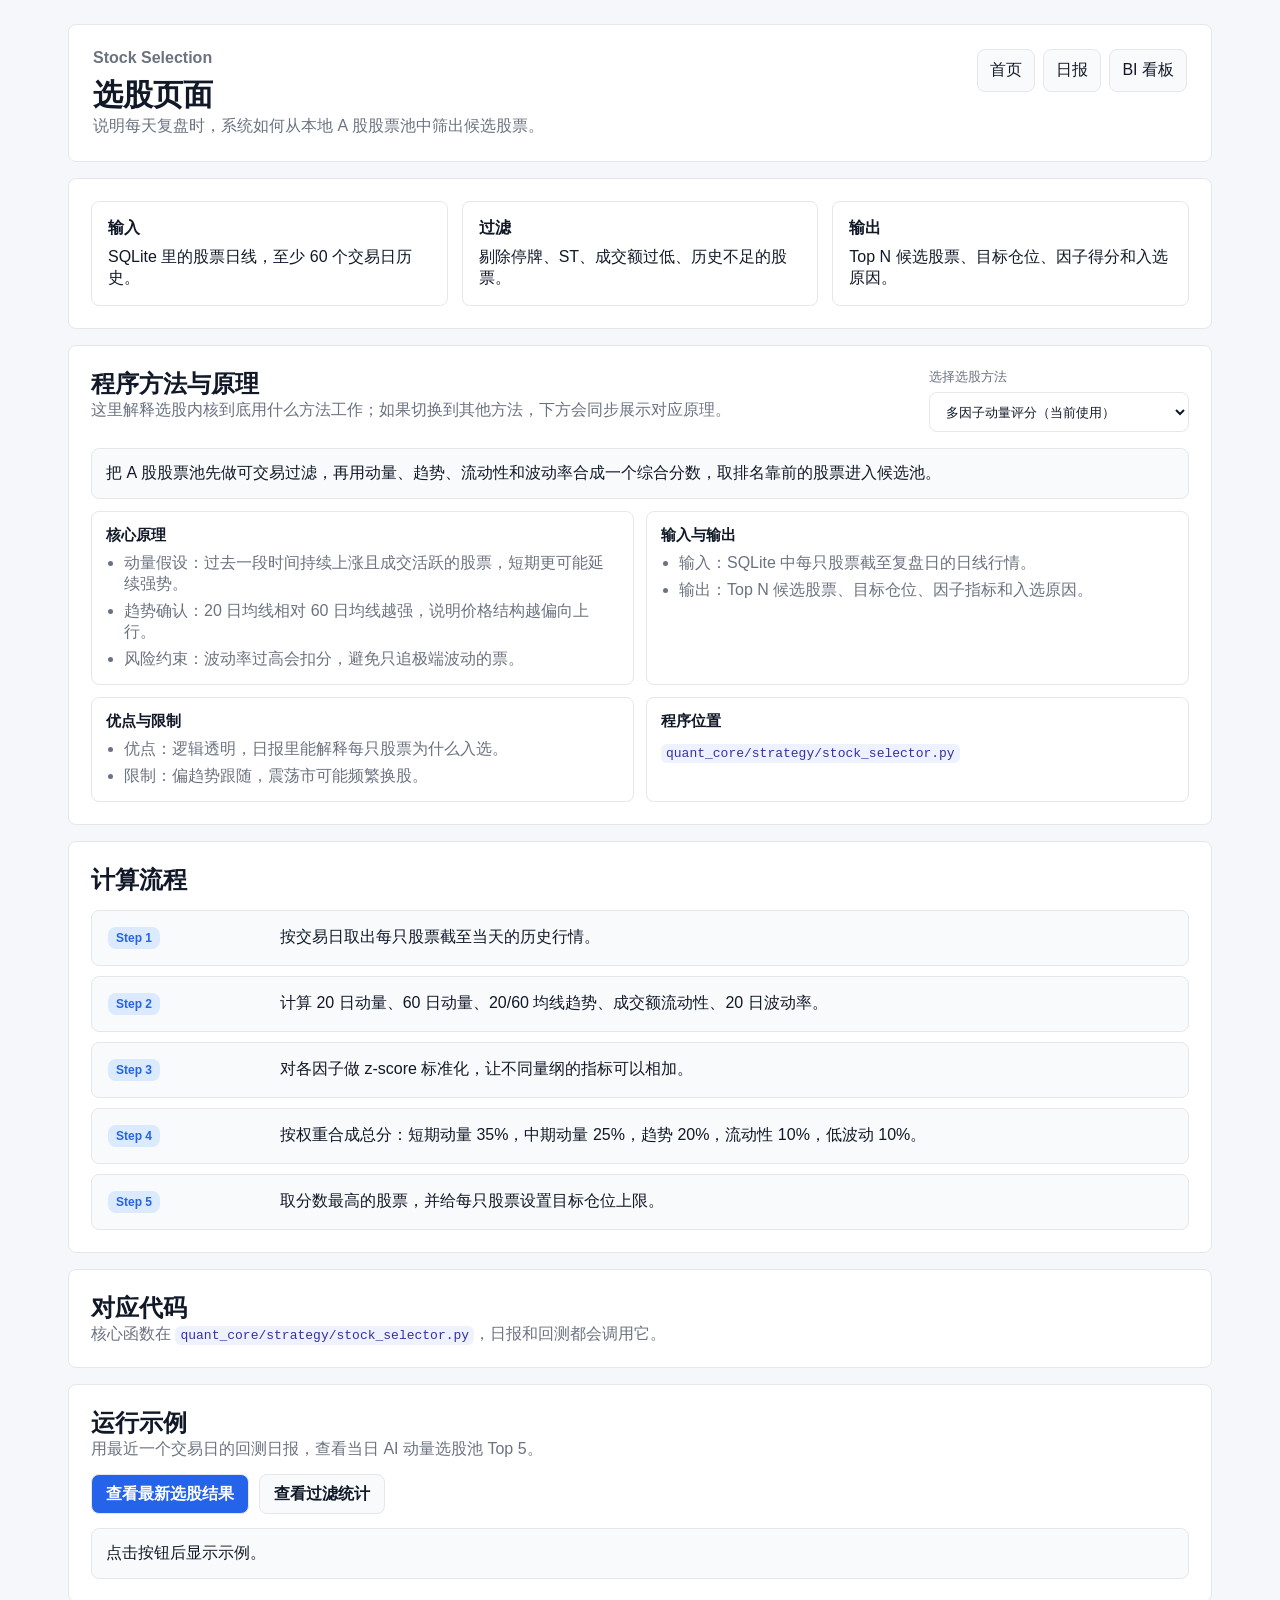
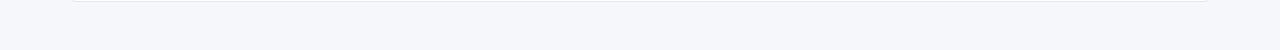
<file: quant_mvp/quant_app/selection.html>
<!doctype html>
<html lang="zh-CN">
  <head>
    <meta charset="utf-8" />
    <meta name="viewport" content="width=device-width, initial-scale=1" />
    <title>选股内核</title>
    <link rel="stylesheet" href="./module.css" />
  </head>
  <body>
    <main class="module-shell">
      <header class="module-header">
        <div>
          <p class="eyebrow">Stock Selection</p>
          <h1>选股页面</h1>
          <p class="muted">说明每天复盘时，系统如何从本地 A 股股票池中筛出候选股票。</p>
        </div>
        <nav class="nav">
          <a href="./index.html">首页</a>
          <a href="./report.html">日报</a>
          <a href="./dashboard.html">BI 看板</a>
        </nav>
      </header>
      <section class="panel grid">
        <article class="info-card"><strong>输入</strong><span>SQLite 里的股票日线，至少 60 个交易日历史。</span></article>
        <article class="info-card"><strong>过滤</strong><span>剔除停牌、ST、成交额过低、历史不足的股票。</span></article>
        <article class="info-card"><strong>输出</strong><span>Top N 候选股票、目标仓位、因子得分和入选原因。</span></article>
      </section>
      <section class="panel method-panel" data-method-page="selection">
        <div class="panel-heading">
          <div>
            <h2>程序方法与原理</h2>
            <p class="muted">这里解释选股内核到底用什么方法工作；如果切换到其他方法，下方会同步展示对应原理。</p>
          </div>
          <label class="method-control">
            <span>选择选股方法</span>
            <select class="method-select" aria-label="选择选股方法"></select>
          </label>
        </div>
        <div class="method-content" aria-live="polite"></div>
      </section>
      <section class="panel">
        <h2>计算流程</h2>
        <div class="pipeline">
          <div class="step"><span class="tag">Step 1</span><span>按交易日取出每只股票截至当天的历史行情。</span></div>
          <div class="step"><span class="tag">Step 2</span><span>计算 20 日动量、60 日动量、20/60 均线趋势、成交额流动性、20 日波动率。</span></div>
          <div class="step"><span class="tag">Step 3</span><span>对各因子做 z-score 标准化，让不同量纲的指标可以相加。</span></div>
          <div class="step"><span class="tag">Step 4</span><span>按权重合成总分：短期动量 35%，中期动量 25%，趋势 20%，流动性 10%，低波动 10%。</span></div>
          <div class="step"><span class="tag">Step 5</span><span>取分数最高的股票，并给每只股票设置目标仓位上限。</span></div>
        </div>
      </section>
      <section class="panel">
        <h2>对应代码</h2>
        <p class="muted">核心函数在 <code>quant_core/strategy/stock_selector.py</code>，日报和回测都会调用它。</p>
      </section>
      <section class="panel">
        <h2>运行示例</h2>
        <p class="muted">用最近一个交易日的回测日报，查看当日 AI 动量选股池 Top 5。</p>
        <div class="action-row">
          <button class="action-button" type="button" data-demo="selection-latest">查看最新选股结果</button>
          <button class="action-button secondary" type="button" data-demo="selection-rejected">查看过滤统计</button>
        </div>
        <div id="demoOutput" class="demo-output">点击按钮后显示示例。</div>
      </section>
    </main>
    <script src="./module-methods.js?v=20260515-methods"></script>
    <script src="./module-actions.js?v=20260515-functions"></script>
  </body>
</html>
</file>
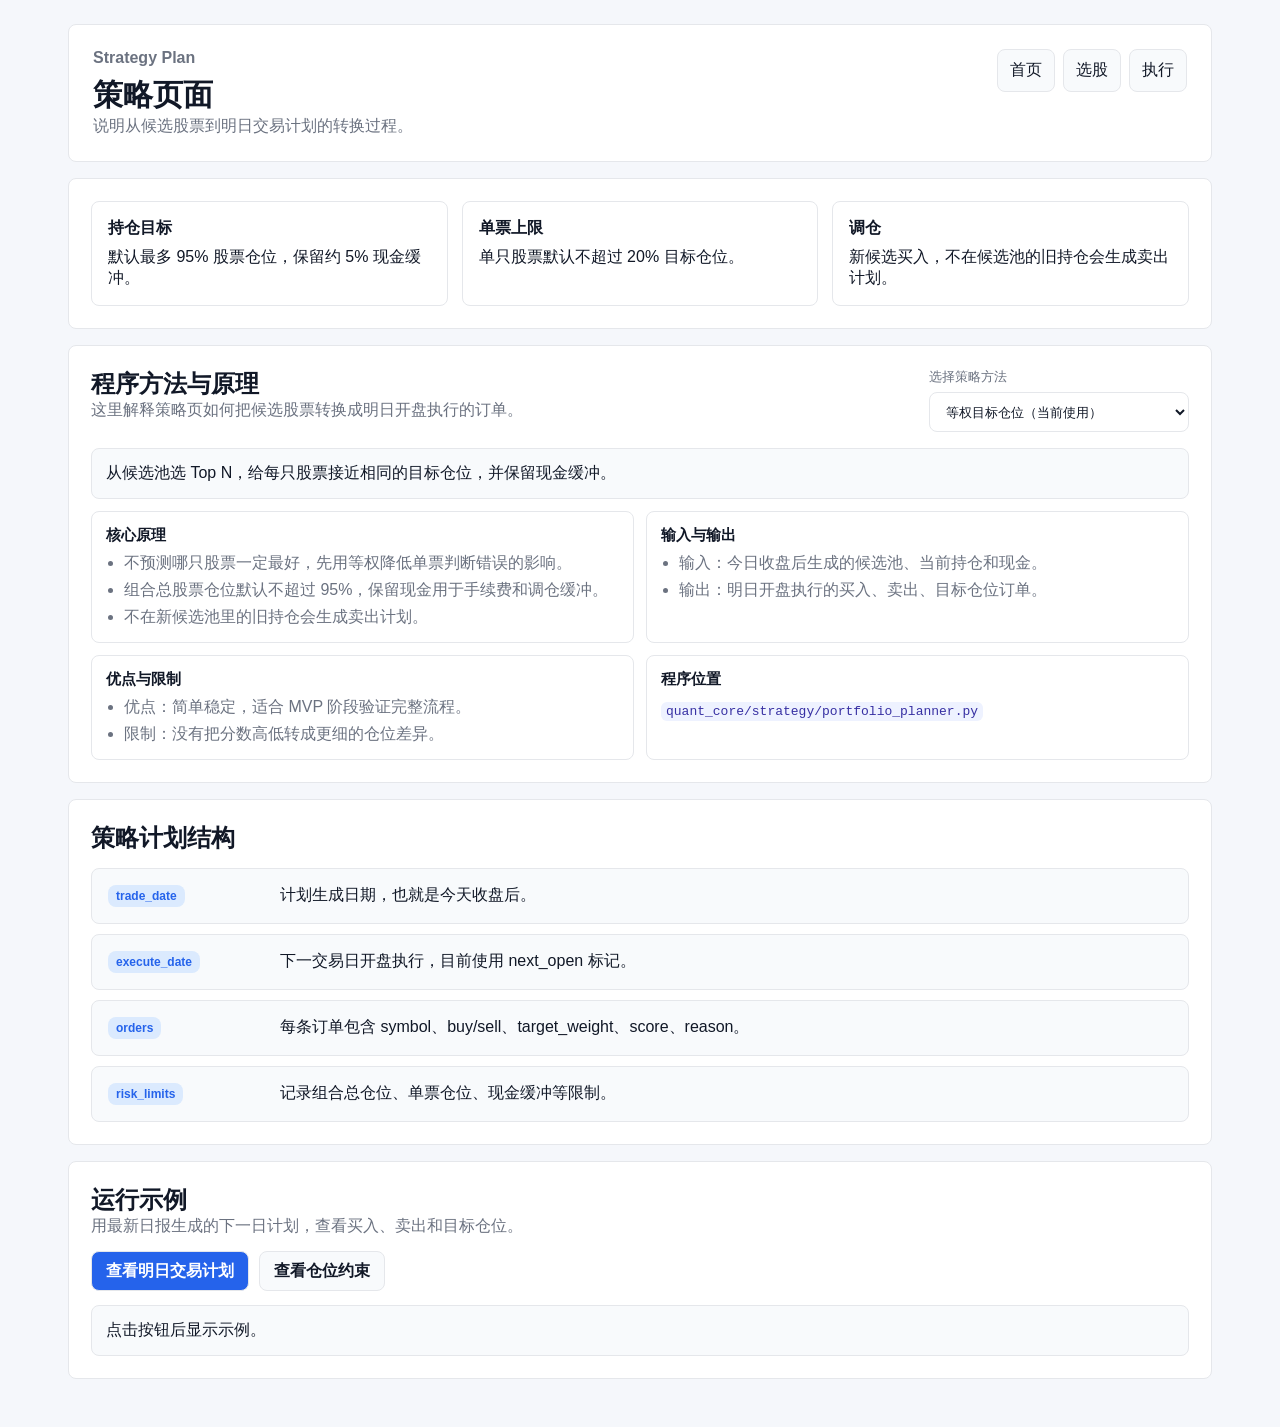
<file: quant_mvp/quant_app/strategy.html>
<!doctype html>
<html lang="zh-CN">
  <head>
    <meta charset="utf-8" />
    <meta name="viewport" content="width=device-width, initial-scale=1" />
    <title>策略计划</title>
    <link rel="stylesheet" href="./module.css" />
  </head>
  <body>
    <main class="module-shell">
      <header class="module-header">
        <div>
          <p class="eyebrow">Strategy Plan</p>
          <h1>策略页面</h1>
          <p class="muted">说明从候选股票到明日交易计划的转换过程。</p>
        </div>
        <nav class="nav">
          <a href="./index.html">首页</a>
          <a href="./selection.html">选股</a>
          <a href="./execution.html">执行</a>
        </nav>
      </header>
      <section class="panel grid">
        <article class="info-card"><strong>持仓目标</strong><span>默认最多 95% 股票仓位，保留约 5% 现金缓冲。</span></article>
        <article class="info-card"><strong>单票上限</strong><span>单只股票默认不超过 20% 目标仓位。</span></article>
        <article class="info-card"><strong>调仓</strong><span>新候选买入，不在候选池的旧持仓会生成卖出计划。</span></article>
      </section>
      <section class="panel method-panel" data-method-page="strategy">
        <div class="panel-heading">
          <div>
            <h2>程序方法与原理</h2>
            <p class="muted">这里解释策略页如何把候选股票转换成明日开盘执行的订单。</p>
          </div>
          <label class="method-control">
            <span>选择策略方法</span>
            <select class="method-select" aria-label="选择策略方法"></select>
          </label>
        </div>
        <div class="method-content" aria-live="polite"></div>
      </section>
      <section class="panel">
        <h2>策略计划结构</h2>
        <div class="pipeline">
          <div class="step"><span class="tag">trade_date</span><span>计划生成日期，也就是今天收盘后。</span></div>
          <div class="step"><span class="tag">execute_date</span><span>下一交易日开盘执行，目前使用 next_open 标记。</span></div>
          <div class="step"><span class="tag">orders</span><span>每条订单包含 symbol、buy/sell、target_weight、score、reason。</span></div>
          <div class="step"><span class="tag">risk_limits</span><span>记录组合总仓位、单票仓位、现金缓冲等限制。</span></div>
        </div>
      </section>
      <section class="panel">
        <h2>运行示例</h2>
        <p class="muted">用最新日报生成的下一日计划，查看买入、卖出和目标仓位。</p>
        <div class="action-row">
          <button class="action-button" type="button" data-demo="strategy-plan">查看明日交易计划</button>
          <button class="action-button secondary" type="button" data-demo="strategy-risk">查看仓位约束</button>
        </div>
        <div id="demoOutput" class="demo-output">点击按钮后显示示例。</div>
      </section>
    </main>
    <script src="./module-methods.js?v=20260515-methods"></script>
    <script src="./module-actions.js?v=20260515-functions"></script>
  </body>
</html>
</file>
<file: quant_mvp/quant_app/portal.css>
:root {
  --bg: #eef2f7;
  --panel: #ffffff;
  --panel-soft: #f8fafc;
  --line: #dbe3ee;
  --line-strong: #b7c4d6;
  --text: #172033;
  --muted: #667085;
  --blue: #1e40af;
  --blue-soft: #dbeafe;
  --amber: #f59e0b;
  --red: #dc2626;
  --green: #16a34a;
  --shadow: 0 18px 40px rgba(21, 32, 54, 0.08);
}

* {
  box-sizing: border-box;
}

body {
  margin: 0;
  background: var(--bg);
  color: var(--text);
  font-family: "Segoe UI", "Microsoft YaHei", Arial, sans-serif;
}

button,
input,
select {
  font: inherit;
}

button,
select {
  cursor: pointer;
}

.app-shell {
  display: grid;
  grid-template-columns: 240px minmax(0, 1fr);
  min-height: 100vh;
}

.side-rail {
  position: sticky;
  top: 0;
  height: 100vh;
  display: flex;
  flex-direction: column;
  gap: 18px;
  padding: 20px;
  border-right: 1px solid var(--line);
  background: #0f172a;
  color: #e2e8f0;
}

.brand {
  display: flex;
  align-items: center;
  gap: 12px;
  color: inherit;
  text-decoration: none;
}

.brand-mark {
  width: 42px;
  height: 42px;
  display: grid;
  place-items: center;
  border-radius: 8px;
  background: #2563eb;
  color: #ffffff;
  font-weight: 800;
}

.brand strong,
.brand small {
  display: block;
}

.brand small,
.rail-footer a,
.eyebrow,
.muted,
.section-title strong,
.data-status,
small {
  color: var(--muted);
}

.brand small,
.rail-footer a {
  color: #94a3b8;
}

.rail-nav {
  display: grid;
  gap: 8px;
}

.rail-link {
  min-height: 40px;
  padding: 0 12px;
  border: 1px solid transparent;
  border-radius: 8px;
  background: transparent;
  color: #cbd5e1;
  text-align: left;
}

.rail-link:hover,
.rail-link:focus-visible,
.rail-link.active {
  border-color: rgba(148, 163, 184, 0.28);
  background: rgba(255, 255, 255, 0.08);
  color: #ffffff;
  outline: none;
}

.rail-footer {
  display: grid;
  gap: 8px;
  margin-top: auto;
}

.rail-footer a {
  text-decoration: none;
}

.rail-footer a:hover,
.rail-footer a:focus-visible {
  color: #ffffff;
  outline: none;
}

.workspace {
  min-width: 0;
  padding: 22px;
}

.topbar,
.status-strip,
.panel {
  border: 1px solid var(--line);
  border-radius: 8px;
  background: var(--panel);
  box-shadow: var(--shadow);
}

.topbar {
  display: flex;
  align-items: flex-start;
  justify-content: space-between;
  gap: 20px;
  padding: 22px;
}

.eyebrow {
  margin: 0 0 8px;
  font-size: 12px;
  font-weight: 800;
  letter-spacing: 0;
  text-transform: uppercase;
}

h1,
h2,
p {
  margin: 0;
  letter-spacing: 0;
}

h1 {
  font-size: 28px;
  line-height: 1.2;
}

h2 {
  font-size: 17px;
}

.toolbar,
.panel-heading,
.table-tools,
.segmented {
  display: flex;
  align-items: center;
  gap: 10px;
}

.toolbar {
  flex-wrap: wrap;
  justify-content: flex-end;
}

.icon-button,
.primary-button,
.select,
.input,
.segmented-button,
.detail-button {
  min-height: 38px;
  border: 1px solid var(--line);
  border-radius: 8px;
  background: var(--panel-soft);
  color: var(--text);
  transition: border-color 160ms ease, background 160ms ease, transform 160ms ease;
}

.icon-button {
  width: 40px;
  display: inline-grid;
  place-items: center;
}

.primary-button {
  display: inline-flex;
  align-items: center;
  gap: 8px;
  padding: 0 14px;
  background: var(--blue);
  color: #ffffff;
}

.select,
.input {
  padding: 0 12px;
}

.input {
  width: min(280px, 100%);
}

.icon-button svg,
.primary-button svg {
  width: 18px;
  height: 18px;
  fill: none;
  stroke: currentColor;
  stroke-width: 2;
  stroke-linecap: round;
  stroke-linejoin: round;
}

.icon-button:hover,
.primary-button:hover,
.select:focus-visible,
.input:focus-visible,
.segmented-button:hover,
.segmented-button:focus-visible,
.detail-button:hover,
.detail-button:focus-visible {
  border-color: var(--blue);
  outline: none;
}

.primary-button:hover {
  transform: translateY(-1px);
}

.status-strip {
  display: grid;
  grid-template-columns: 1.1fr repeat(4, minmax(0, 1fr));
  gap: 1px;
  margin-top: 14px;
  overflow: hidden;
}

.status-strip article {
  min-height: 96px;
  padding: 16px;
  background: var(--panel);
}

.status-strip span,
.status-strip strong,
.risk-grid span,
.risk-grid strong {
  display: block;
}

.status-strip span,
.risk-grid span {
  color: var(--muted);
  font-size: 12px;
}

.status-strip strong {
  margin-top: 10px;
  font-size: 25px;
  line-height: 1.1;
}

.positive {
  color: var(--red);
}

.negative {
  color: var(--green);
}

.view {
  display: none;
}

.view.active {
  display: block;
}

.main-grid {
  display: grid;
  grid-template-columns: minmax(0, 1.3fr) minmax(320px, 0.7fr);
  gap: 14px;
  margin-top: 14px;
}

.panel {
  margin-top: 14px;
  padding: 18px;
}

.main-grid .panel {
  margin-top: 0;
}

.panel-heading {
  justify-content: space-between;
  margin-bottom: 14px;
}

.action-list,
.alert-list,
.insight-box {
  display: grid;
  gap: 10px;
}

.action-item,
.alert-item,
.insight-item {
  padding: 12px 14px;
  border: 1px solid var(--line);
  border-left: 4px solid var(--blue);
  border-radius: 8px;
  background: var(--panel-soft);
}

.action-item.warning,
.alert-item.warning {
  border-left-color: var(--amber);
}

.action-item.danger,
.alert-item.danger {
  border-left-color: var(--red);
}

.action-item strong,
.action-item span,
.alert-item strong,
.alert-item span {
  display: block;
}

.action-item span,
.alert-item span {
  margin-top: 4px;
  color: var(--muted);
  font-size: 13px;
}

.allocation-card {
  margin-top: 14px;
  padding: 14px;
  border: 1px solid var(--line);
  border-radius: 8px;
  background: var(--panel-soft);
}

.section-title {
  display: flex;
  align-items: center;
  justify-content: space-between;
  gap: 12px;
}

.allocation-bar {
  display: flex;
  height: 34px;
  margin-top: 12px;
  overflow: hidden;
  border-radius: 8px;
  background: #e5e7eb;
}

.stock-bar,
.cash-bar {
  min-width: 52px;
  display: flex;
  align-items: center;
  justify-content: center;
  padding: 0 10px;
  font-size: 12px;
  font-weight: 800;
  white-space: nowrap;
}

.stock-bar {
  width: var(--stock-width);
  background: var(--blue);
  color: #ffffff;
}

.cash-bar {
  width: var(--cash-width);
  background: #e2e8f0;
  color: #475569;
}

.risk-grid {
  display: grid;
  grid-template-columns: 1fr 1fr;
  gap: 10px;
}

.risk-grid div {
  padding: 12px;
  border: 1px solid var(--line);
  border-radius: 8px;
  background: var(--panel-soft);
}

.risk-grid strong {
  margin-top: 8px;
  font-size: 20px;
}

.alert-list {
  margin-top: 12px;
}

.segmented {
  padding: 4px;
  border: 1px solid var(--line);
  border-radius: 8px;
  background: var(--panel-soft);
}

.segmented-button {
  min-width: 40px;
  min-height: 30px;
  border: 0;
  color: var(--muted);
}

.segmented-button.active {
  background: var(--blue);
  color: #ffffff;
  font-weight: 800;
}

.chart-wrap {
  position: relative;
  min-height: 300px;
  border: 1px solid var(--line);
  border-radius: 8px;
  background: var(--panel-soft);
  overflow: hidden;
}

svg {
  display: block;
  width: 100%;
  height: auto;
}

.chart-axis,
.chart-grid {
  stroke: #cbd5e1;
  stroke-width: 1;
}

.chart-equity {
  fill: none;
  stroke: var(--blue);
  stroke-width: 3;
}

.chart-market {
  fill: none;
  stroke: var(--amber);
  stroke-width: 3;
}

.chart-hit {
  fill: transparent;
  cursor: crosshair;
}

.chart-hover-line {
  opacity: 0;
  stroke: #64748b;
  stroke-dasharray: 4 4;
  stroke-width: 1;
  pointer-events: none;
}

.chart-hover-line.visible,
.chart-focus-dot.visible {
  opacity: 1;
}

.chart-focus-dot {
  fill: var(--panel);
  opacity: 0;
  pointer-events: none;
  stroke-width: 2;
}

.chart-label {
  fill: var(--muted);
  font-size: 12px;
}

.chart-legend {
  fill: var(--text);
  font-size: 13px;
  font-weight: 800;
}

.chart-tooltip {
  position: absolute;
  z-index: 10;
  display: grid;
  gap: 4px;
  width: 230px;
  padding: 10px 12px;
  border: 1px solid var(--line);
  border-radius: 8px;
  background: rgba(255, 255, 255, 0.97);
  box-shadow: 0 18px 40px rgba(15, 23, 42, 0.18);
  font-size: 12px;
  pointer-events: none;
}

.chart-tooltip strong,
.chart-tooltip span {
  display: block;
}

.table-wrap {
  overflow-x: auto;
}

table {
  width: 100%;
  min-width: 820px;
  border-collapse: collapse;
}

th,
td {
  padding: 11px 10px;
  border-bottom: 1px solid var(--line);
  text-align: left;
  font-size: 14px;
  vertical-align: top;
}

th {
  position: sticky;
  top: 0;
  background: var(--panel-soft);
  color: #475569;
  font-size: 12px;
  font-weight: 800;
}

tbody tr:hover {
  background: #f8fbff;
}

.symbol {
  font-weight: 800;
}

.subtext {
  display: block;
  margin-top: 4px;
  color: var(--muted);
  font-size: 12px;
}

.tag {
  display: inline-flex;
  align-items: center;
  min-height: 24px;
  padding: 0 8px;
  border-radius: 8px;
  background: var(--blue-soft);
  color: var(--blue);
  font-size: 12px;
  font-weight: 800;
}

.tag.sell {
  background: #dcfce7;
  color: #166534;
}

.detail-button {
  min-height: 30px;
  padding: 0 10px;
  font-size: 12px;
}

.factor-drawer {
  margin-top: 14px;
  padding: 14px;
  border: 1px solid var(--line);
  border-radius: 8px;
  background: var(--panel-soft);
}

.factor-grid {
  display: grid;
  grid-template-columns: repeat(5, minmax(0, 1fr));
  gap: 10px;
  margin-top: 10px;
}

.factor-grid div,
.pool-card {
  padding: 12px;
  border: 1px solid var(--line);
  border-radius: 8px;
  background: #ffffff;
}

.factor-grid span,
.factor-grid strong,
.pool-card span,
.pool-card strong {
  display: block;
}

.factor-grid span,
.pool-card span {
  color: var(--muted);
  font-size: 12px;
}

.pool-grid {
  display: grid;
  grid-template-columns: repeat(5, minmax(0, 1fr));
  gap: 10px;
}

.pool-card strong {
  margin-bottom: 8px;
  font-size: 16px;
}

.data-status {
  display: grid;
  grid-template-columns: repeat(4, minmax(0, 1fr));
  gap: 10px;
}

.data-status span {
  padding: 12px;
  border: 1px solid var(--line);
  border-radius: 8px;
  background: var(--panel-soft);
}

.empty-state {
  color: var(--muted);
}

@media (max-width: 1120px) {
  .app-shell {
    grid-template-columns: 1fr;
  }

  .side-rail {
    position: static;
    height: auto;
  }

  .rail-nav,
  .rail-footer {
    display: flex;
    flex-wrap: wrap;
  }

  .rail-link {
    text-align: center;
  }

  .main-grid,
  .status-strip {
    grid-template-columns: 1fr 1fr;
  }
}

@media (max-width: 760px) {
  .workspace {
    padding: 14px;
  }

  .topbar,
  .panel-heading {
    align-items: flex-start;
    flex-direction: column;
  }

  .toolbar {
    justify-content: flex-start;
  }

  .main-grid,
  .status-strip,
  .risk-grid,
  .pool-grid,
  .factor-grid,
  .data-status {
    grid-template-columns: 1fr;
  }

  .status-strip strong {
    font-size: 22px;
  }
}
</file>
<file: quant_mvp/quant_app/module.css>
:root {
  --bg: #f5f7fb;
  --paper: #ffffff;
  --text: #111827;
  --muted: #6b7280;
  --line: #e5e7eb;
  --blue: #2563eb;
  --green: #16a34a;
  --soft: #f8fafc;
}

* {
  box-sizing: border-box;
}

body {
  margin: 0;
  background: var(--bg);
  color: var(--text);
  font-family: "Segoe UI", "Microsoft YaHei", Arial, sans-serif;
}

.module-shell {
  max-width: 1180px;
  margin: 0 auto;
  padding: 24px 18px 48px;
}

.module-header,
.panel,
.step,
.info-card {
  border: 1px solid var(--line);
  border-radius: 8px;
  background: var(--paper);
}

.module-header {
  display: flex;
  justify-content: space-between;
  gap: 16px;
  padding: 24px;
}

.eyebrow,
.muted,
small {
  color: var(--muted);
}

.eyebrow {
  margin: 0 0 8px;
  font-weight: 800;
}

h1,
h2,
h3,
p {
  margin: 0;
  letter-spacing: 0;
}

h1 {
  font-size: 30px;
}

.nav {
  display: flex;
  flex-wrap: wrap;
  align-content: flex-start;
  justify-content: flex-end;
  gap: 8px;
}

.nav a {
  padding: 10px 12px;
  border: 1px solid var(--line);
  border-radius: 8px;
  background: var(--soft);
  color: var(--text);
  text-decoration: none;
}

.nav a:hover,
.nav a:focus-visible {
  border-color: var(--blue);
  color: var(--blue);
  outline: none;
}

.panel {
  margin-top: 16px;
  padding: 22px;
}

.panel-heading {
  display: flex;
  justify-content: space-between;
  gap: 16px;
  align-items: flex-start;
}

.method-control {
  display: grid;
  gap: 6px;
  min-width: 260px;
  color: var(--muted);
  font-size: 13px;
}

.method-select {
  min-height: 40px;
  padding: 0 12px;
  border: 1px solid var(--line);
  border-radius: 8px;
  background: #ffffff;
  color: var(--text);
  font: inherit;
  cursor: pointer;
}

.method-select:focus-visible {
  border-color: var(--blue);
  outline: 2px solid #bfdbfe;
}

.method-content {
  margin-top: 16px;
}

.method-summary {
  padding: 14px;
  border: 1px solid var(--line);
  border-radius: 8px;
  background: var(--soft);
}

.method-grid {
  display: grid;
  grid-template-columns: repeat(2, minmax(0, 1fr));
  gap: 12px;
  margin-top: 12px;
}

.method-block {
  padding: 14px;
  border: 1px solid var(--line);
  border-radius: 8px;
  background: #ffffff;
}

.method-block h3 {
  margin-bottom: 8px;
  font-size: 15px;
}

.method-list {
  margin: 0;
  padding-left: 18px;
  color: var(--muted);
}

.method-list li + li {
  margin-top: 6px;
}

.method-code {
  margin-top: 12px;
  color: var(--muted);
}

.action-row {
  display: flex;
  flex-wrap: wrap;
  gap: 10px;
  margin-top: 14px;
}

.action-button {
  min-height: 40px;
  padding: 0 14px;
  border: 1px solid var(--line);
  border-radius: 8px;
  background: var(--blue);
  color: #ffffff;
  cursor: pointer;
  font: inherit;
  font-weight: 700;
}

.action-button.secondary {
  background: var(--soft);
  color: var(--text);
}

.action-button:hover,
.action-button:focus-visible {
  filter: brightness(0.96);
  outline: 2px solid #bfdbfe;
}

.demo-output {
  margin-top: 14px;
  padding: 14px;
  border: 1px solid var(--line);
  border-radius: 8px;
  background: var(--soft);
  overflow-x: auto;
}

.demo-output table {
  width: 100%;
  border-collapse: collapse;
}

.demo-output th,
.demo-output td {
  padding: 10px;
  border: 1px solid var(--line);
  text-align: left;
  font-size: 14px;
}

.demo-output th {
  background: #eef2ff;
}

.demo-output pre {
  margin: 0;
  white-space: pre-wrap;
}

.grid {
  display: grid;
  grid-template-columns: repeat(3, minmax(0, 1fr));
  gap: 14px;
}

.info-card,
.step {
  padding: 16px;
}

.info-card strong,
.info-card span,
.step strong,
.step span {
  display: block;
}

.info-card strong,
.step strong {
  margin-bottom: 8px;
}

.pipeline {
  display: grid;
  gap: 10px;
  margin-top: 14px;
}

.step {
  display: grid;
  grid-template-columns: 160px 1fr;
  gap: 12px;
  align-items: start;
  background: var(--soft);
}

.tag {
  display: inline-flex;
  width: fit-content;
  padding: 4px 8px;
  border-radius: 8px;
  background: #dbeafe;
  color: var(--blue);
  font-size: 12px;
  font-weight: 800;
}

code {
  padding: 2px 5px;
  border-radius: 6px;
  background: #eef2ff;
  color: #3730a3;
}

@media (max-width: 800px) {
  .module-header,
  .step,
  .panel-heading {
    grid-template-columns: 1fr;
    flex-direction: column;
  }

  .grid {
    grid-template-columns: 1fr;
  }

  .method-control {
    width: 100%;
    min-width: 0;
  }

  .method-grid {
    grid-template-columns: 1fr;
  }

  .nav {
    justify-content: flex-start;
  }
}
</file>
<file: quant_mvp/quant_app/styles.css>
:root {
  --bg: #f5f7fb;
  --paper: #ffffff;
  --text: #111827;
  --muted: #6b7280;
  --line: #e5e7eb;
  --blue: #2563eb;
  --green: #16a34a;
  --red: #dc2626;
  --soft: #f8fafc;
}

* {
  box-sizing: border-box;
}

body {
  margin: 0;
  background: var(--bg);
  color: var(--text);
  font-family: "Segoe UI", "Microsoft YaHei", Arial, sans-serif;
}

.report-shell {
  max-width: 1120px;
  margin: 0 auto;
  padding: 28px 18px 44px;
}

.report-header {
  display: flex;
  align-items: flex-start;
  justify-content: space-between;
  gap: 16px;
  padding: 28px;
  border: 1px solid var(--line);
  border-radius: 8px;
  background: var(--paper);
}

.header-tools {
  display: flex;
  align-items: center;
  justify-content: flex-end;
  gap: 8px;
  flex-wrap: wrap;
}

.segmented {
  display: inline-flex;
  align-items: center;
  gap: 4px;
  padding: 4px;
  border: 1px solid var(--line);
  border-radius: 8px;
  background: var(--soft);
}

.segmented-button {
  width: 42px;
  height: 32px;
  border: 0;
  border-radius: 6px;
  background: transparent;
  color: var(--muted);
  cursor: pointer;
  font: inherit;
}

.segmented-button.active,
.segmented-button:hover,
.segmented-button:focus-visible {
  background: var(--blue);
  color: #fff;
  outline: none;
}

.eyebrow,
.report-date,
.muted,
small {
  color: var(--muted);
}

.eyebrow {
  margin: 0 0 10px;
  font-weight: 700;
  letter-spacing: 0;
}

h1,
h2,
p {
  margin: 0;
  letter-spacing: 0;
}

h1 {
  font-size: 30px;
}

h2 {
  font-size: 18px;
}

.report-date {
  margin-top: 8px;
}

.icon-button,
.date-select {
  height: 42px;
  border: 1px solid var(--line);
  border-radius: 8px;
  background: var(--soft);
  color: var(--text);
  cursor: pointer;
}

.icon-button {
  width: 42px;
  display: inline-grid;
  place-items: center;
}

.date-select {
  min-width: 150px;
  padding: 0 12px;
  font: inherit;
}

.icon-button:hover,
.icon-button:focus-visible,
.date-select:focus-visible {
  border-color: var(--blue);
  outline: none;
}

.icon-button svg {
  width: 20px;
  height: 20px;
  fill: none;
  stroke: currentColor;
  stroke-width: 2;
  stroke-linecap: round;
  stroke-linejoin: round;
}

.section {
  margin-top: 16px;
  padding: 22px;
  border: 1px solid var(--line);
  border-radius: 8px;
  background: var(--paper);
}

.section-nav {
  position: sticky;
  top: 0;
  z-index: 6;
  display: flex;
  gap: 8px;
  margin-top: 14px;
  padding: 10px;
  border: 1px solid var(--line);
  border-radius: 8px;
  background: rgba(255, 255, 255, 0.96);
  overflow-x: auto;
}

.section-nav a {
  flex: 0 0 auto;
  padding: 8px 10px;
  border: 1px solid var(--line);
  border-radius: 8px;
  background: var(--soft);
  color: var(--text);
  font-size: 13px;
  text-decoration: none;
  white-space: nowrap;
}

.section-nav a:hover,
.section-nav a:focus-visible {
  border-color: var(--blue);
  color: var(--blue);
  outline: none;
}

.section.subtle {
  background: var(--soft);
}

.section-heading {
  display: flex;
  align-items: center;
  justify-content: space-between;
  gap: 12px;
}

.metric-grid {
  display: grid;
  grid-template-columns: repeat(4, minmax(0, 1fr));
  gap: 12px;
  margin-top: 14px;
}

.metric-card {
  min-height: 112px;
  padding: 16px;
  border: 1px solid var(--line);
  border-radius: 8px;
  background: var(--soft);
}

.metric-card.compact {
  min-height: 96px;
}

.metric-card span,
.metric-card strong,
.metric-card small {
  display: block;
}

.metric-card strong {
  margin-top: 12px;
  font-size: 26px;
}

.positive {
  color: var(--green);
}

.negative {
  color: var(--red);
}

.chart-wrap {
  position: relative;
  margin-top: 14px;
  border: 1px solid var(--line);
  border-radius: 8px;
  background: var(--soft);
  overflow: hidden;
}

.chart-help {
  margin-top: 6px;
  max-width: 680px;
  font-size: 13px;
}

#globalChart {
  display: block;
  width: 100%;
  height: auto;
  min-height: 220px;
}

.chart-hit {
  fill: transparent;
  cursor: crosshair;
}

.chart-hover-line {
  opacity: 0;
  stroke: #94a3b8;
  stroke-dasharray: 4 4;
  stroke-width: 1;
  pointer-events: none;
}

.chart-hover-line.visible {
  opacity: 1;
}

.chart-tooltip {
  position: absolute;
  z-index: 5;
  display: grid;
  gap: 4px;
  width: 220px;
  padding: 10px 12px;
  border: 1px solid var(--line);
  border-radius: 8px;
  background: rgba(255, 255, 255, 0.96);
  box-shadow: 0 14px 34px rgba(15, 23, 42, 0.14);
  color: var(--text);
  font-size: 12px;
  pointer-events: none;
}

.chart-tooltip strong,
.chart-tooltip span {
  display: block;
}

.chart-axis {
  stroke: #cbd5e1;
  stroke-width: 1;
}

.chart-grid {
  stroke: #e5e7eb;
  stroke-width: 1;
}

.chart-equity {
  fill: none;
  stroke: var(--blue);
  stroke-width: 3;
}

.chart-market {
  fill: none;
  stroke: var(--green);
  stroke-width: 3;
}

.chart-dot {
  fill: var(--paper);
  stroke-width: 2;
}

.chart-focus-dot {
  fill: var(--paper);
  opacity: 0;
  pointer-events: none;
  stroke-width: 2;
}

.chart-focus-dot.visible {
  opacity: 1;
}

.chart-label {
  fill: var(--muted);
  font-size: 12px;
}

.chart-legend {
  fill: var(--text);
  font-size: 13px;
  font-weight: 700;
}

.allocation-bar {
  display: flex;
  height: 34px;
  margin-top: 14px;
  overflow: hidden;
  border-radius: 999px;
  background: #eef2f7;
}

.stock-bar,
.cash-bar {
  display: flex;
  align-items: center;
  justify-content: center;
  min-width: 58px;
  padding: 0 10px;
  font-size: 13px;
  font-weight: 700;
  white-space: nowrap;
}

.stock-bar {
  width: var(--stock-width);
  background: linear-gradient(90deg, #2563eb, #16a34a);
  color: #fff;
}

.cash-bar {
  width: var(--cash-width);
  color: var(--muted);
}

.table-wrap {
  margin-top: 12px;
  overflow-x: auto;
}

table {
  width: 100%;
  min-width: 780px;
  border-collapse: collapse;
}

th,
td {
  padding: 12px 10px;
  border: 1px solid var(--line);
  text-align: left;
  font-size: 14px;
}

th {
  background: var(--soft);
  font-weight: 700;
}

.symbol {
  font-weight: 800;
}

.subtext {
  display: block;
  margin-top: 4px;
  color: var(--muted);
  font-size: 12px;
}

.pool-grid {
  display: grid;
  grid-template-columns: repeat(5, minmax(0, 1fr));
  gap: 10px;
  margin-top: 12px;
}

.pool-card {
  padding: 12px;
  border: 1px solid var(--line);
  border-radius: 8px;
  background: var(--soft);
}

.pool-card strong,
.pool-card span {
  display: block;
}

.insight-box {
  display: grid;
  gap: 10px;
  margin-top: 12px;
}

.insight-item {
  padding: 12px 14px;
  border-left: 4px solid var(--blue);
  background: var(--soft);
}

.data-status {
  display: grid;
  grid-template-columns: repeat(4, minmax(0, 1fr));
  gap: 10px;
  margin-top: 12px;
  color: var(--muted);
  font-size: 13px;
}

.footer {
  padding: 18px;
  color: var(--muted);
  text-align: center;
}

@media (max-width: 900px) {
  .metric-grid,
  .pool-grid,
  .data-status {
    grid-template-columns: 1fr 1fr;
  }
}

@media (max-width: 560px) {
  .report-header {
    flex-direction: column;
    padding: 20px;
  }

  .metric-grid,
  .pool-grid,
  .data-status {
    grid-template-columns: 1fr;
  }

  .section-heading {
    align-items: flex-start;
    flex-direction: column;
  }
}
</file>
